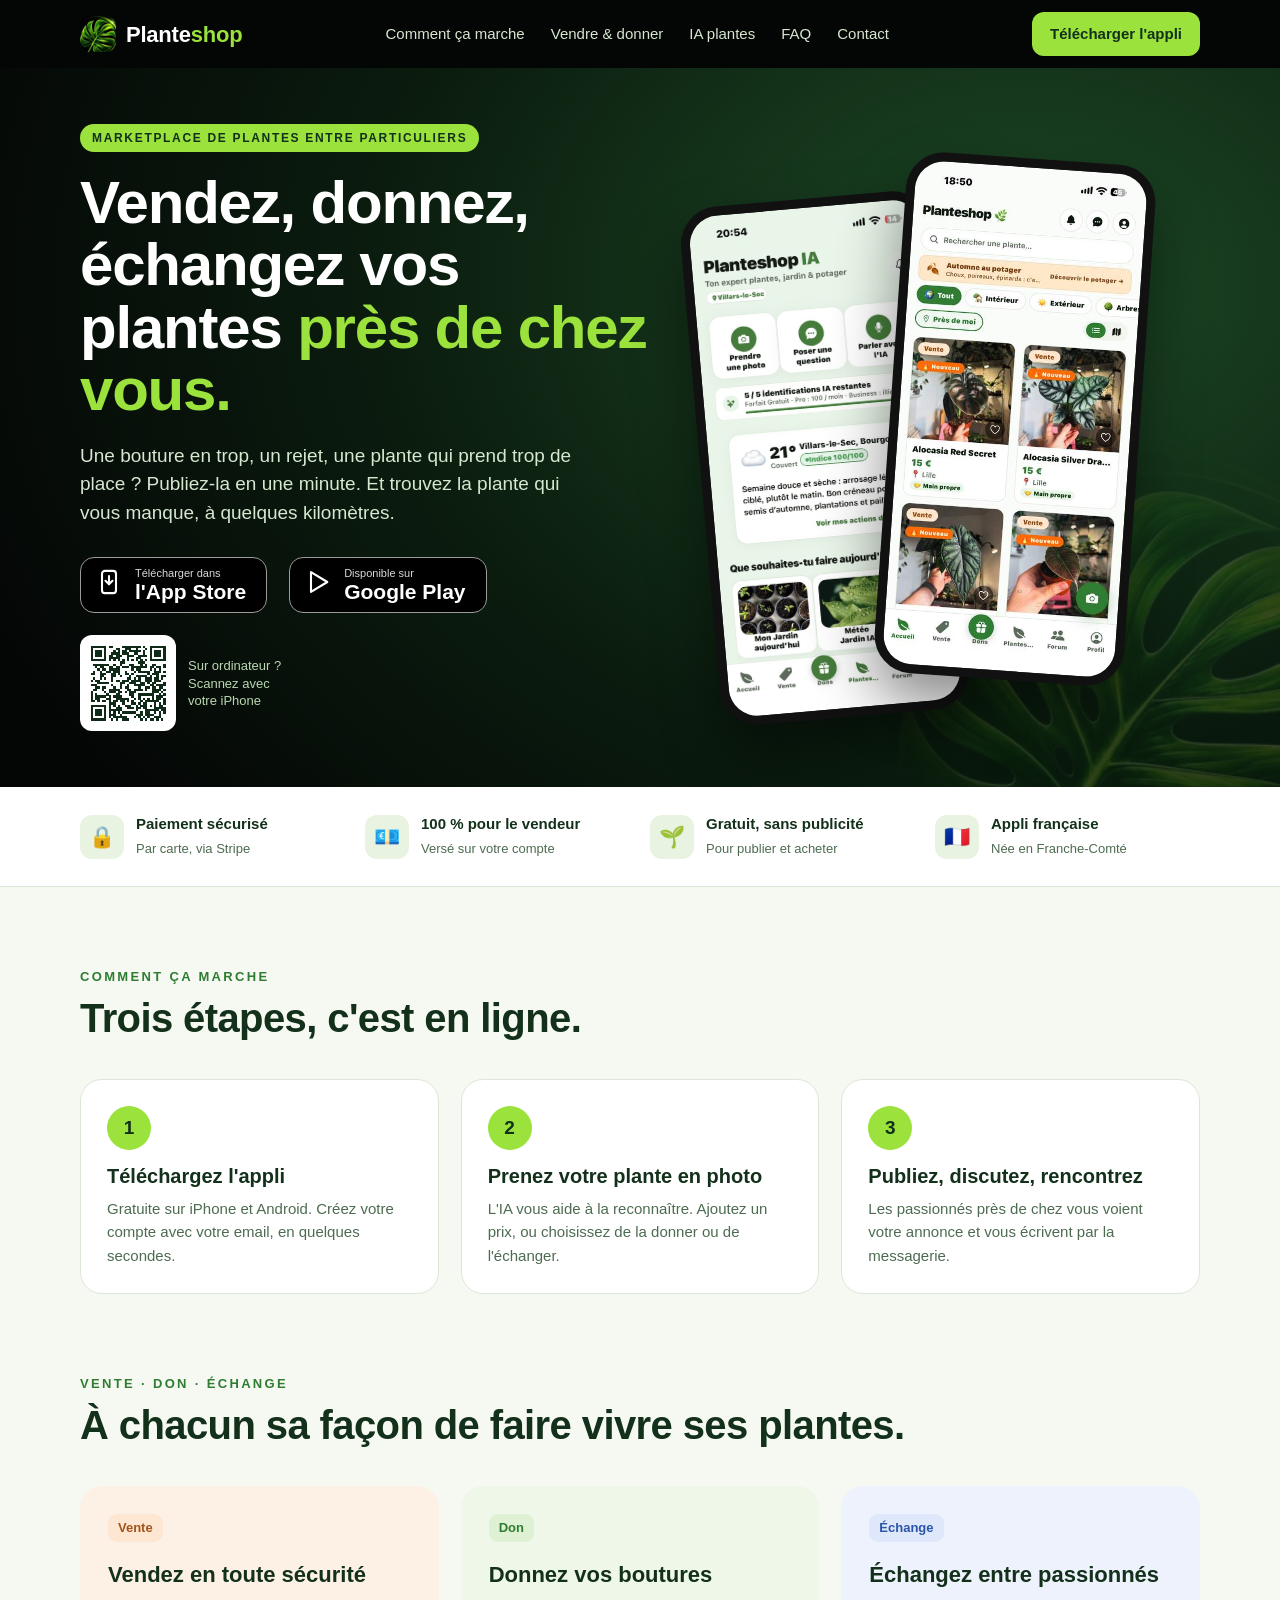
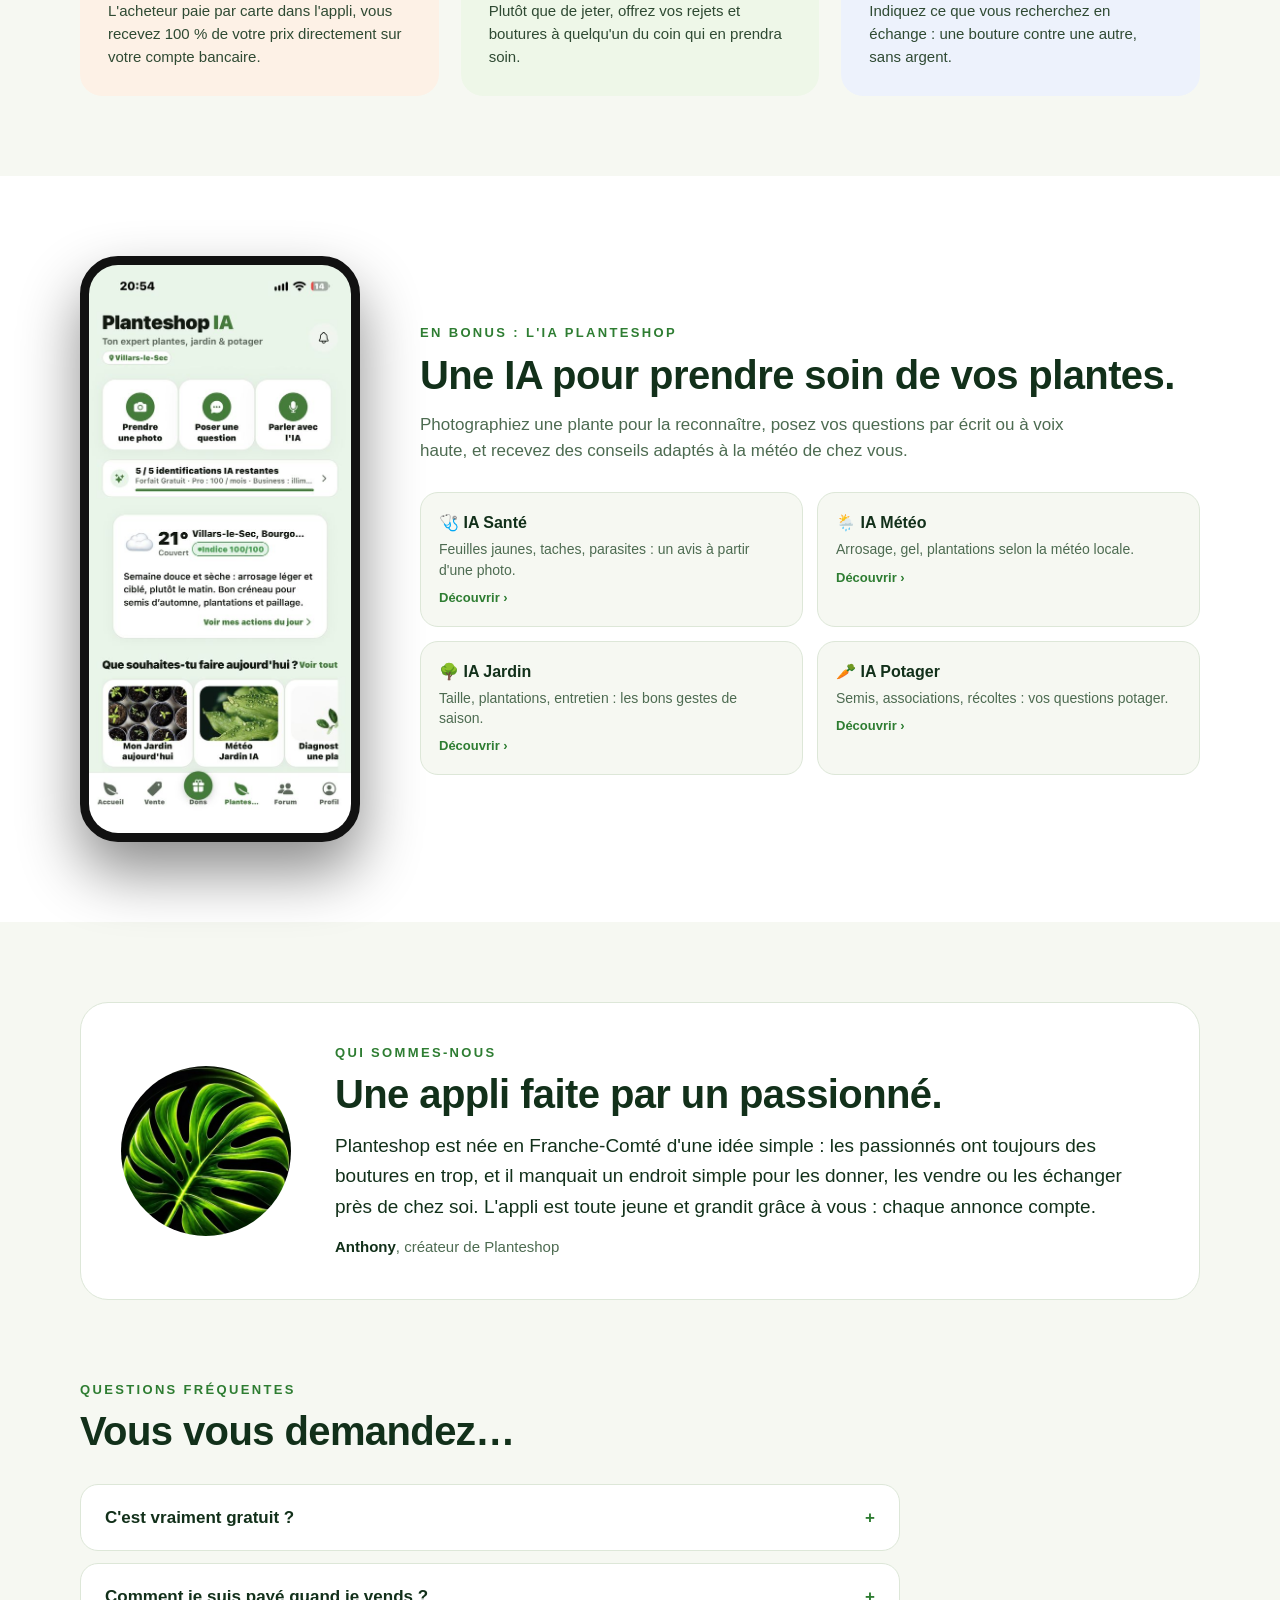
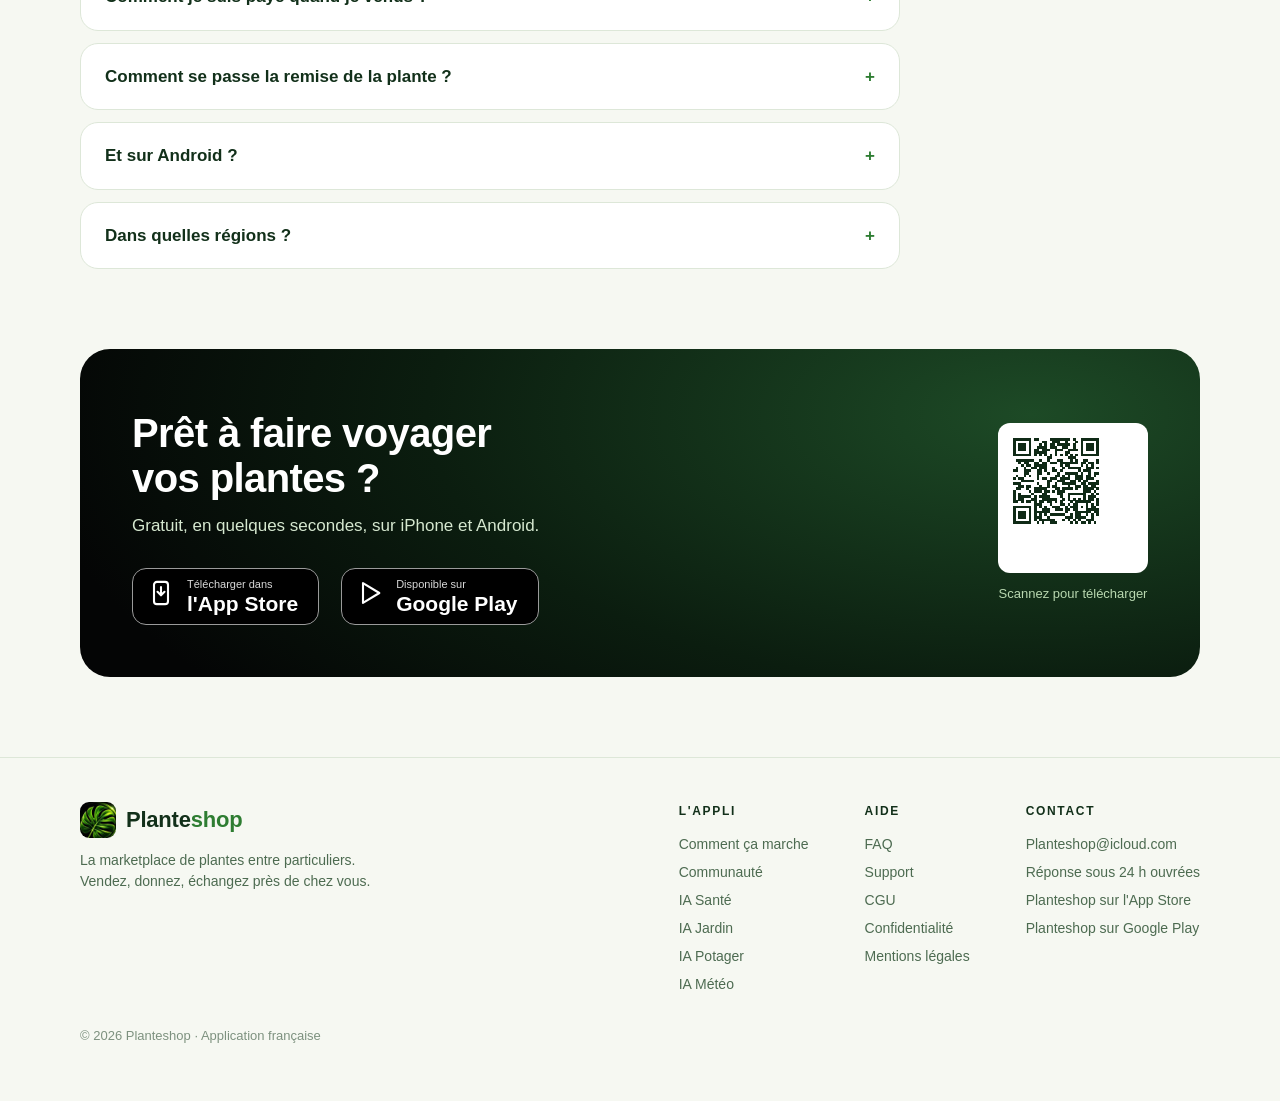
<file: index.html>
<!doctype html>
<html lang="fr"><head>
<meta charset="utf-8">
<meta name="viewport" content="width=device-width, initial-scale=1">
<title>Planteshop — Vendez, donnez, échangez vos plantes près de chez vous</title>
<meta name="description" content="Planteshop, la marketplace de plantes entre particuliers : vendez, donnez et échangez boutures et plantes près de chez vous. Paiement sécurisé, IA pour reconnaître et soigner vos plantes. Gratuit sur iPhone et Android.">
<meta name="robots" content="index, follow, max-image-preview:large">
<link rel="canonical" href="https://planteshop.app/">
<meta property="og:type" content="website">
<meta property="og:site_name" content="Planteshop">
<meta property="og:title" content="Planteshop — Vendez, donnez, échangez vos plantes près de chez vous">
<meta property="og:description" content="Planteshop, la marketplace de plantes entre particuliers : vendez, donnez et échangez boutures et plantes près de chez vous. Paiement sécurisé, IA pour reconnaître et soigner vos plantes. Gratuit sur iPhone et Android.">
<meta property="og:url" content="https://planteshop.app/">
<meta property="og:image" content="https://planteshop.app/ecran-annonces.jpg">
<meta property="og:locale" content="fr_FR">
<meta name="twitter:card" content="summary_large_image">
<meta name="apple-itunes-app" content="app-id=6787211632">
<meta name="theme-color" content="#040505">
<link rel="icon" type="image/png" href="/favicon.png">
<link rel="apple-touch-icon" href="/apple-touch-icon.png">
<link rel="stylesheet" href="/style.css">
<script type="application/ld+json">{"@context": "https://schema.org", "@graph": [{"@type": "Organization", "@id": "https://planteshop.app/#org", "name": "Planteshop", "url": "https://planteshop.app/", "logo": "https://planteshop.app/apple-touch-icon.png", "email": "Planteshop@icloud.com"}, {"@type": "WebSite", "@id": "https://planteshop.app/#site", "name": "Planteshop", "url": "https://planteshop.app/", "inLanguage": "fr-FR", "publisher": {"@id": "https://planteshop.app/#org"}}, {"@type": "MobileApplication", "name": "Planteshop", "operatingSystem": "iOS, Android", "applicationCategory": "ShoppingApplication", "url": "https://apps.apple.com/fr/app/id6787211632", "offers": {"@type": "Offer", "price": "0", "priceCurrency": "EUR"}}, {"@type": "FAQPage", "mainEntity": [{"@type": "Question", "name": "C'est vraiment gratuit ?", "acceptedAnswer": {"@type": "Answer", "text": "Oui. Télécharger l'appli, publier une annonce, donner ou échanger est gratuit. Aucune commission sur vos ventes : c'est l'acheteur qui paie une petite protection acheteur (5 % + 0,70 €) quand il achète une plante."}}, {"@type": "Question", "name": "Comment je suis payé quand je vends ?", "acceptedAnswer": {"@type": "Answer", "text": "L'acheteur paie par carte dans l'appli. Vous recevez 100 % du prix que vous avez fixé, directement sur votre compte, via notre partenaire de paiement Stripe. L'acheteur paie une petite protection acheteur (5 % + 0,70 €), affichée avant le paiement."}}, {"@type": "Question", "name": "Comment se passe la remise de la plante ?", "acceptedAnswer": {"@type": "Answer", "text": "Vendeur et acheteur s'organisent via la messagerie de l'appli : en main propre, puisque les annonces sont près de chez vous, ou par envoi suivi avec paiement sécurisé."}}, {"@type": "Question", "name": "Et sur Android ?", "acceptedAnswer": {"@type": "Answer", "text": "Planteshop est disponible gratuitement sur Google Play pour Android, comme sur l'App Store pour iPhone."}}, {"@type": "Question", "name": "Dans quelles régions ?", "acceptedAnswer": {"@type": "Answer", "text": "Partout en France, ainsi qu'en Belgique, au Luxembourg, en Suisse, en Allemagne, en Autriche et au Canada. Le filtre « Près de moi » affiche les annonces autour de vous."}}]}]}</script>
</head><body>
<header class="top"><div class="wrap">
  <a class="brand" href="/"><img src="/logo.jpg" alt="" width="36" height="36"><span>Plante<span class="lime">shop</span></span></a>
  <ul class="menu"><li><a href="/#comment">Comment ça marche</a></li><li><a href="/#vendre">Vendre &amp; donner</a></li><li><a href="/#ia">IA plantes</a></li><li><a href="/#faq">FAQ</a></li><li><a href="/support">Contact</a></li></ul>
  <a class="btn" href="https://apps.apple.com/fr/app/id6787211632" rel="noopener">Télécharger l'appli</a>
</div></header>
<main>
<div class="hero"><img class="leaf" src="/feuille.jpg" alt=""><div class="wrap">
  <div class="txt">
    <span class="kick">Marketplace de plantes entre particuliers</span>
    <h1>Vendez, donnez, échangez vos plantes <span class="lime">près de chez vous.</span></h1>
    <p class="sub">Une bouture en trop, un rejet, une plante qui prend trop de place ? Publiez-la en une minute. Et trouvez la plante qui vous manque, à quelques kilomètres.</p>
    <div class="ctas"><a class="store" href="https://apps.apple.com/fr/app/id6787211632" rel="noopener"><span><svg viewBox="0 0 24 24" fill="none" stroke="#fff" stroke-width="1.8" stroke-linecap="round" stroke-linejoin="round" aria-hidden="true"><rect x="6" y="2.5" width="12" height="19" rx="2.5"/><path d="M12 7v7m-3-3 3 3 3-3"/></svg></span><span><small>Télécharger dans</small><b>l'App Store</b></span></a><a class="store" href="https://play.google.com/store/apps/details?id=com.plantshop.app" rel="noopener"><span><svg viewBox="0 0 24 24" fill="none" stroke="#fff" stroke-width="1.8" stroke-linejoin="round" aria-hidden="true"><path d="M6 3.5v17l14-8.5z"/></svg></span><span><small>Disponible sur</small><b>Google Play</b></span></a><div class="qr"><div class="q"><img src="/qr-app-store.svg" alt="QR code vers Planteshop sur l'App Store" width="96" height="96"></div><span>Sur ordinateur ?<br>Scannez avec<br>votre iPhone</span></div></div>
      </div>
  <div class="phones">
    <div class="phone p2"><img src="/ecran-ia.jpg" alt="Écran de l'IA Planteshop" width="540" height="1169"></div>
    <div class="phone p1"><img src="/ecran-annonces.jpg" alt="Annonces de plantes dans l'appli Planteshop" width="540" height="1169"></div>
  </div>
</div></div>

<div class="trust"><div class="wrap">
  <div class="t"><i>🔒</i><div><b>Paiement sécurisé</b><span>Par carte, via Stripe</span></div></div>
  <div class="t"><i>💶</i><div><b>100 % pour le vendeur</b><span>Versé sur votre compte</span></div></div>
  <div class="t"><i>🌱</i><div><b>Gratuit, sans publicité</b><span>Pour publier et acheter</span></div></div>
  <div class="t"><i>🇫🇷</i><div><b>Appli française</b><span>Née en Franche-Comté</span></div></div>
</div></div>

<section id="comment"><div class="wrap">
  <div class="eyebrow">Comment ça marche</div>
  <h2>Trois étapes, c'est en ligne.</h2>
  <div class="grid3">
    <div class="card"><div class="n">1</div><h3>Téléchargez l'appli</h3><p>Gratuite sur iPhone et Android. Créez votre compte avec votre email, en quelques secondes.</p></div>
    <div class="card"><div class="n">2</div><h3>Prenez votre plante en photo</h3><p>L'IA vous aide à la reconnaître. Ajoutez un prix, ou choisissez de la donner ou de l'échanger.</p></div>
    <div class="card"><div class="n">3</div><h3>Publiez, discutez, rencontrez</h3><p>Les passionnés près de chez vous voient votre annonce et vous écrivent par la messagerie.</p></div>
  </div>
</div></section>

<section id="vendre" class="tight"><div class="wrap">
  <div class="eyebrow">Vente · Don · Échange</div>
  <h2>À chacun sa façon de faire vivre ses plantes.</h2>
  <div class="grid3">
    <div class="m mv"><span class="tag">Vente</span><h3>Vendez en toute sécurité</h3><p>L'acheteur paie par carte dans l'appli, vous recevez 100 % de votre prix directement sur votre compte bancaire.</p></div>
    <div class="m md"><span class="tag">Don</span><h3>Donnez vos boutures</h3><p>Plutôt que de jeter, offrez vos rejets et boutures à quelqu'un du coin qui en prendra soin.</p></div>
    <div class="m me"><span class="tag">Échange</span><h3>Échangez entre passionnés</h3><p>Indiquez ce que vous recherchez en échange : une bouture contre une autre, sans argent.</p></div>
  </div>
</div></section>

<section id="ia" class="white"><div class="wrap split">
  <div class="phone"><img src="/ecran-ia.jpg" alt="L'IA Planteshop dans l'appli" width="540" height="1169" loading="lazy"></div>
  <div>
    <div class="eyebrow">En bonus : l'IA Planteshop</div>
    <h2>Une IA pour prendre soin de vos plantes.</h2>
    <p class="lead">Photographiez une plante pour la reconnaître, posez vos questions par écrit ou à voix haute, et recevez des conseils adaptés à la météo de chez vous.</p>
    <div class="tiles">
      <a class="tile" href="/ia-sante"><b>🩺 IA Santé</b><p>Feuilles jaunes, taches, parasites : un avis à partir d'une photo.</p><div class="more">Découvrir ›</div></a>
      <a class="tile" href="/ia-meteo"><b>🌦️ IA Météo</b><p>Arrosage, gel, plantations selon la météo locale.</p><div class="more">Découvrir ›</div></a>
      <a class="tile" href="/ia-jardin"><b>🌳 IA Jardin</b><p>Taille, plantations, entretien : les bons gestes de saison.</p><div class="more">Découvrir ›</div></a>
      <a class="tile" href="/ia-potager"><b>🥕 IA Potager</b><p>Semis, associations, récoltes : vos questions potager.</p><div class="more">Découvrir ›</div></a>
    </div>
  </div>
</div></section>

<section><div class="wrap"><div class="about">
  <div class="avatar"><img src="/feuille.jpg" alt=""></div>
  <div>
    <div class="eyebrow">Qui sommes-nous</div>
    <h2>Une appli faite par un passionné.</h2>
    <p class="q">Planteshop est née en Franche-Comté d'une idée simple : les passionnés ont toujours des boutures en trop, et il manquait un endroit simple pour les donner, les vendre ou les échanger près de chez soi. L'appli est toute jeune et grandit grâce à vous : chaque annonce compte.</p>
    <div class="sig"><b style="color:var(--ink)">Anthony</b>, créateur de Planteshop</div>
  </div>
</div></div></section>

<section id="faq" class="tight"><div class="wrap">
  <div class="eyebrow">Questions fréquentes</div>
  <h2>Vous vous demandez…</h2>
  <div class="faq"><details><summary>C'est vraiment gratuit ?</summary><p>Oui. Télécharger l'appli, publier une annonce, donner ou échanger est gratuit. Aucune commission sur vos ventes : c'est l'acheteur qui paie une petite protection acheteur (5 % + 0,70 €) quand il achète une plante.</p></details><details><summary>Comment je suis payé quand je vends ?</summary><p>L'acheteur paie par carte dans l'appli. Vous recevez 100 % du prix que vous avez fixé, directement sur votre compte, via notre partenaire de paiement Stripe. L'acheteur paie une petite protection acheteur (5 % + 0,70 €), affichée avant le paiement.</p></details><details><summary>Comment se passe la remise de la plante ?</summary><p>Vendeur et acheteur s'organisent via la messagerie de l'appli : en main propre, puisque les annonces sont près de chez vous, ou par envoi suivi avec paiement sécurisé.</p></details><details><summary>Et sur Android ?</summary><p>Planteshop est disponible gratuitement sur Google Play pour Android, comme sur l'App Store pour iPhone.</p></details><details><summary>Dans quelles régions ?</summary><p>Partout en France, ainsi qu'en Belgique, au Luxembourg, en Suisse, en Allemagne, en Autriche et au Canada. Le filtre « Près de moi » affiche les annonces autour de vous.</p></details></div>
</div></section>

<section class="tight"><div class="wrap"><div class="final">
  <div><h2>Prêt à faire voyager<br>vos plantes ?</h2><p>Gratuit, en quelques secondes, sur iPhone et Android.</p><div class="ctas"><a class="store" href="https://apps.apple.com/fr/app/id6787211632" rel="noopener"><span><svg viewBox="0 0 24 24" fill="none" stroke="#fff" stroke-width="1.8" stroke-linecap="round" stroke-linejoin="round" aria-hidden="true"><rect x="6" y="2.5" width="12" height="19" rx="2.5"/><path d="M12 7v7m-3-3 3 3 3-3"/></svg></span><span><small>Télécharger dans</small><b>l'App Store</b></span></a><a class="store" href="https://play.google.com/store/apps/details?id=com.plantshop.app" rel="noopener"><span><svg viewBox="0 0 24 24" fill="none" stroke="#fff" stroke-width="1.8" stroke-linejoin="round" aria-hidden="true"><path d="M6 3.5v17l14-8.5z"/></svg></span><span><small>Disponible sur</small><b>Google Play</b></span></a></div></div>
  <div class="qr"><div class="q"><img src="/qr-app-store.svg" alt="QR code vers Planteshop sur l'App Store" width="96" height="96"></div><span>Scannez pour télécharger</span></div>
</div></div></section>
</main>
<footer><div class="wrap">
  <div><a class="brand" href="/"><img src="/logo.jpg" alt="" width="36" height="36"><span>Plante<span class="g">shop</span></span></a>
  <p style="margin-top:12px;max-width:320px">La marketplace de plantes entre particuliers. Vendez, donnez, échangez près de chez vous.</p></div>
  <div class="cols">
    <div><h4>L'appli</h4><ul><li><a href="/#comment">Comment ça marche</a></li><li><a href="/communaute">Communauté</a></li><li><a href="/ia-sante">IA Santé</a></li><li><a href="/ia-jardin">IA Jardin</a></li><li><a href="/ia-potager">IA Potager</a></li><li><a href="/ia-meteo">IA Météo</a></li></ul></div>
    <div><h4>Aide</h4><ul><li><a href="/#faq">FAQ</a></li><li><a href="/support">Support</a></li><li><a href="/cgu">CGU</a></li><li><a href="/confidentialite">Confidentialité</a></li><li><a href="/mentions-legales">Mentions légales</a></li></ul></div>
    <div><h4>Contact</h4><ul><li><a href="mailto:Planteshop@icloud.com">Planteshop@icloud.com</a></li><li>Réponse sous 24 h ouvrées</li><li><a href="https://apps.apple.com/fr/app/id6787211632" rel="noopener">Planteshop sur l'App Store</a></li><li><a href="https://play.google.com/store/apps/details?id=com.plantshop.app" rel="noopener">Planteshop sur Google Play</a></li></ul></div>
  </div>
</div><div class="copy">© 2026 Planteshop · Application française</div></footer>
<script>if(/Android/i.test(navigator.userAgent))document.querySelectorAll('a[href^="https://apps.apple.com"]:not(.store)').forEach(function(a){a.href="https://play.google.com/store/apps/details?id=com.plantshop.app"});</script>
</body></html>
</file>
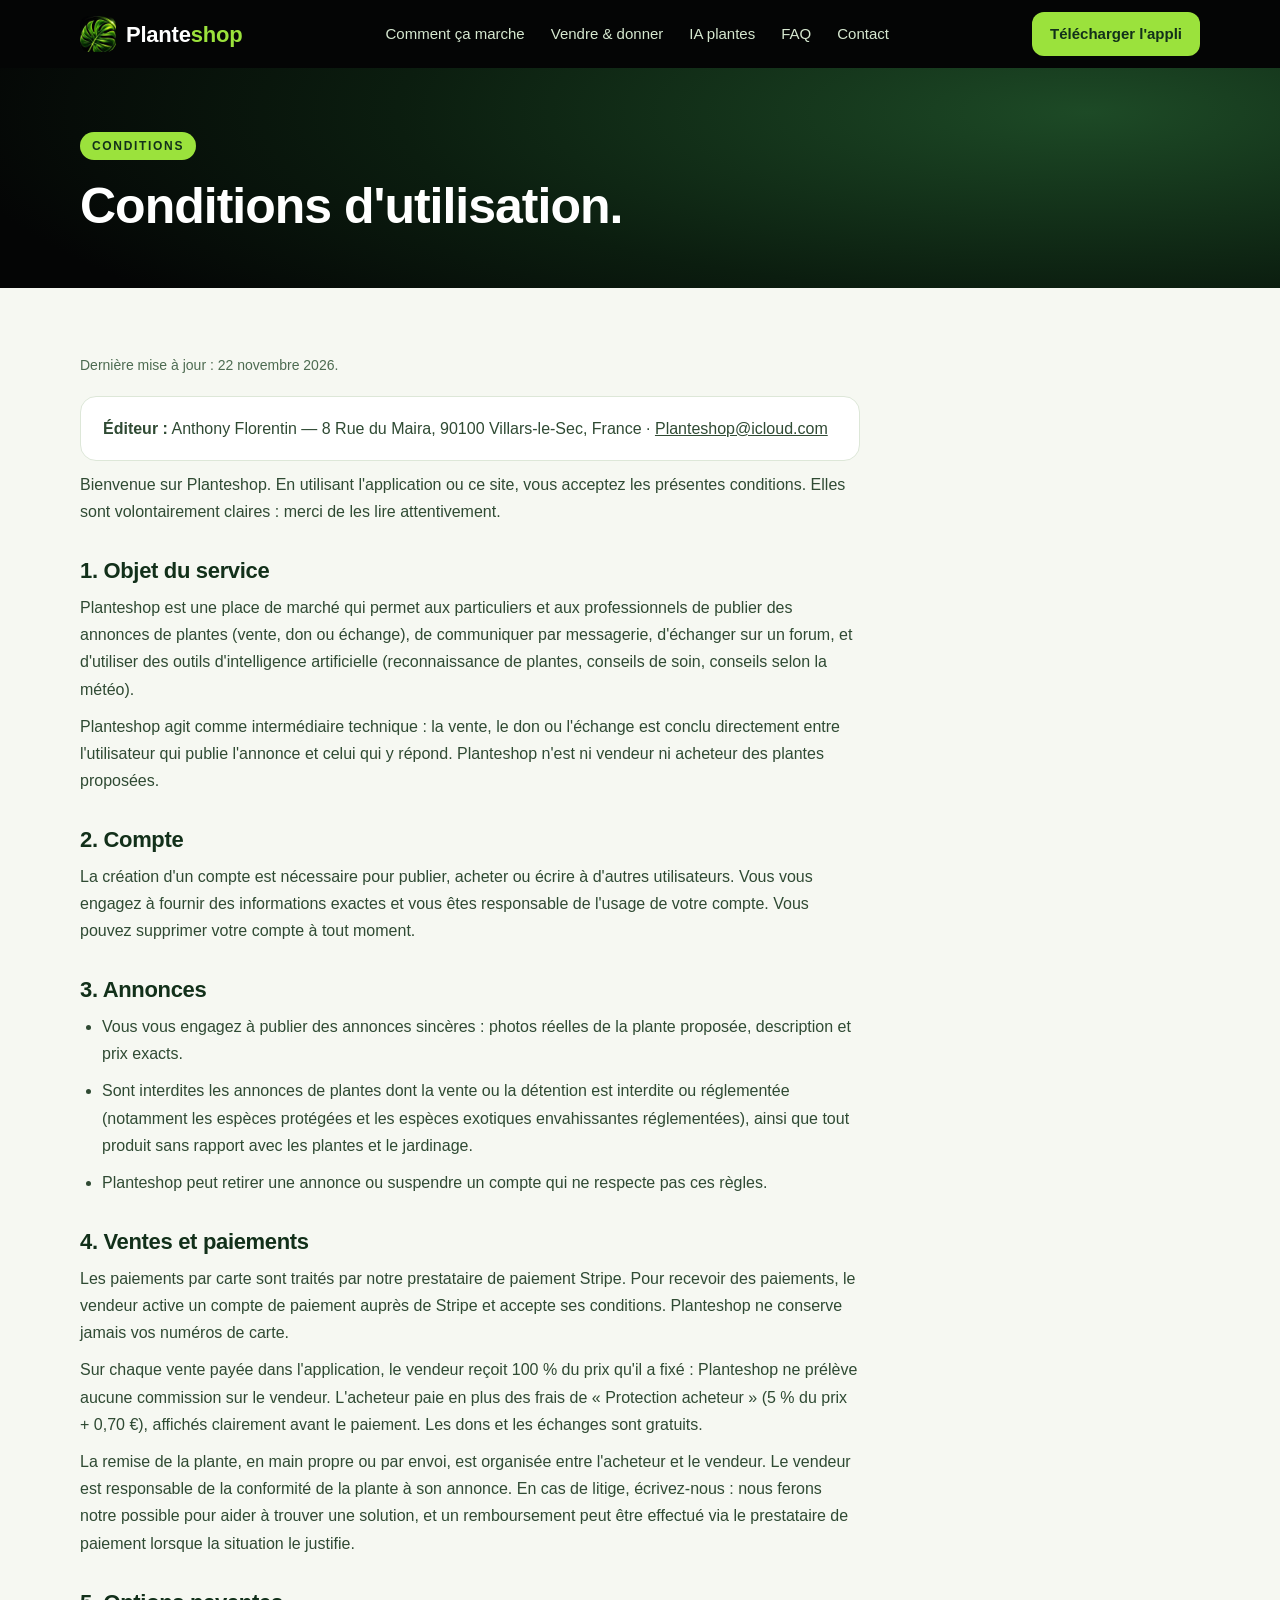
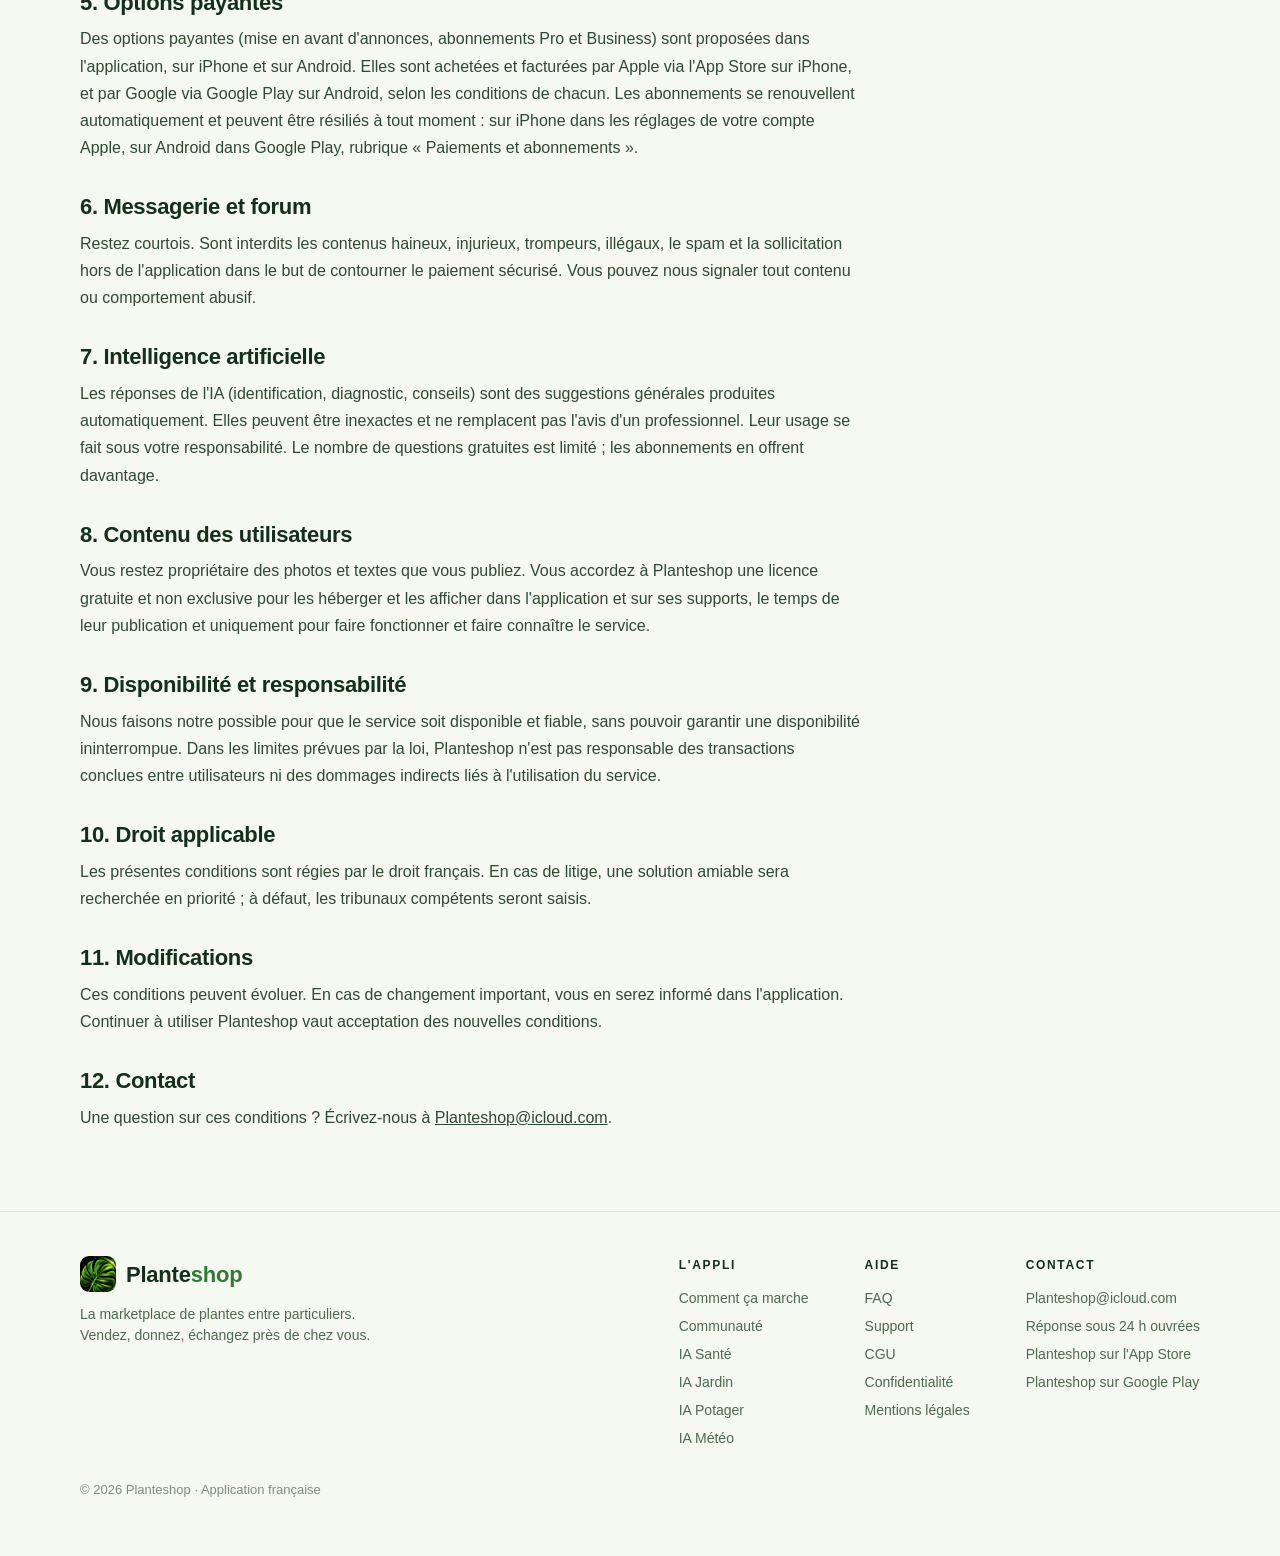
<file: cgu.html>
<!doctype html>
<html lang="fr"><head>
<meta charset="utf-8">
<meta name="viewport" content="width=device-width, initial-scale=1">
<title>Conditions d'utilisation · Planteshop</title>
<meta name="description" content="Conditions générales d'utilisation de Planteshop, la marketplace de plantes entre particuliers : annonces, ventes, dons, échanges, paiements et IA.">
<meta name="robots" content="index, follow, max-image-preview:large">
<link rel="canonical" href="https://planteshop.app/cgu">
<meta property="og:type" content="website">
<meta property="og:site_name" content="Planteshop">
<meta property="og:title" content="Conditions d'utilisation · Planteshop">
<meta property="og:description" content="Conditions générales d'utilisation de Planteshop, la marketplace de plantes entre particuliers : annonces, ventes, dons, échanges, paiements et IA.">
<meta property="og:url" content="https://planteshop.app/cgu">
<meta property="og:image" content="https://planteshop.app/ecran-annonces.jpg">
<meta property="og:locale" content="fr_FR">
<meta name="twitter:card" content="summary_large_image">
<meta name="apple-itunes-app" content="app-id=6787211632">
<meta name="theme-color" content="#040505">
<link rel="icon" type="image/png" href="/favicon.png">
<link rel="apple-touch-icon" href="/apple-touch-icon.png">
<link rel="stylesheet" href="/style.css">
</head><body>
<header class="top"><div class="wrap">
  <a class="brand" href="/"><img src="/logo.jpg" alt="" width="36" height="36"><span>Plante<span class="lime">shop</span></span></a>
  <ul class="menu"><li><a href="/#comment">Comment ça marche</a></li><li><a href="/#vendre">Vendre &amp; donner</a></li><li><a href="/#ia">IA plantes</a></li><li><a href="/#faq">FAQ</a></li><li><a href="/support">Contact</a></li></ul>
  <a class="btn" href="https://apps.apple.com/fr/app/id6787211632" rel="noopener">Télécharger l'appli</a>
</div></header>
<main>
<div class="phero"><div class="wrap"><span class="kick">Conditions</span><h1>Conditions d'utilisation.</h1></div></div>
<div class="wrap"><div class="prose">
<p class="meta">Dernière mise à jour : 22 novembre 2026.</p>
<div class="box"><p style="margin:0"><b>Éditeur :</b> Anthony Florentin — 8 Rue du Maira, 90100 Villars-le-Sec, France · <a href="mailto:Planteshop@icloud.com">Planteshop@icloud.com</a></p></div>
<p>Bienvenue sur Planteshop. En utilisant l'application ou ce site, vous acceptez les présentes conditions. Elles sont volontairement claires : merci de les lire attentivement.</p>
<h2>1. Objet du service</h2>
<p>Planteshop est une place de marché qui permet aux particuliers et aux professionnels de publier des annonces de plantes (vente, don ou échange), de communiquer par messagerie, d'échanger sur un forum, et d'utiliser des outils d'intelligence artificielle (reconnaissance de plantes, conseils de soin, conseils selon la météo).</p>
<p>Planteshop agit comme intermédiaire technique : la vente, le don ou l'échange est conclu directement entre l'utilisateur qui publie l'annonce et celui qui y répond. Planteshop n'est ni vendeur ni acheteur des plantes proposées.</p>
<h2>2. Compte</h2>
<p>La création d'un compte est nécessaire pour publier, acheter ou écrire à d'autres utilisateurs. Vous vous engagez à fournir des informations exactes et vous êtes responsable de l'usage de votre compte. Vous pouvez supprimer votre compte à tout moment.</p>
<h2>3. Annonces</h2>
<ul>
<li>Vous vous engagez à publier des annonces sincères : photos réelles de la plante proposée, description et prix exacts.</li>
<li>Sont interdites les annonces de plantes dont la vente ou la détention est interdite ou réglementée (notamment les espèces protégées et les espèces exotiques envahissantes réglementées), ainsi que tout produit sans rapport avec les plantes et le jardinage.</li>
<li>Planteshop peut retirer une annonce ou suspendre un compte qui ne respecte pas ces règles.</li>
</ul>
<h2>4. Ventes et paiements</h2>
<p>Les paiements par carte sont traités par notre prestataire de paiement Stripe. Pour recevoir des paiements, le vendeur active un compte de paiement auprès de Stripe et accepte ses conditions. Planteshop ne conserve jamais vos numéros de carte.</p>
<p>Sur chaque vente payée dans l'application, le vendeur reçoit 100 % du prix qu'il a fixé : Planteshop ne prélève aucune commission sur le vendeur. L'acheteur paie en plus des frais de « Protection acheteur » (5 % du prix + 0,70 €), affichés clairement avant le paiement. Les dons et les échanges sont gratuits.</p>
<p>La remise de la plante, en main propre ou par envoi, est organisée entre l'acheteur et le vendeur. Le vendeur est responsable de la conformité de la plante à son annonce. En cas de litige, écrivez-nous : nous ferons notre possible pour aider à trouver une solution, et un remboursement peut être effectué via le prestataire de paiement lorsque la situation le justifie.</p>
<h2>5. Options payantes</h2>
<p>Des options payantes (mise en avant d'annonces, abonnements Pro et Business) sont proposées dans l'application, sur iPhone et sur Android. Elles sont achetées et facturées par Apple via l'App Store sur iPhone, et par Google via Google Play sur Android, selon les conditions de chacun. Les abonnements se renouvellent automatiquement et peuvent être résiliés à tout moment : sur iPhone dans les réglages de votre compte Apple, sur Android dans Google Play, rubrique « Paiements et abonnements ».</p>
<h2>6. Messagerie et forum</h2>
<p>Restez courtois. Sont interdits les contenus haineux, injurieux, trompeurs, illégaux, le spam et la sollicitation hors de l'application dans le but de contourner le paiement sécurisé. Vous pouvez nous signaler tout contenu ou comportement abusif.</p>
<h2>7. Intelligence artificielle</h2>
<p>Les réponses de l'IA (identification, diagnostic, conseils) sont des suggestions générales produites automatiquement. Elles peuvent être inexactes et ne remplacent pas l'avis d'un professionnel. Leur usage se fait sous votre responsabilité. Le nombre de questions gratuites est limité ; les abonnements en offrent davantage.</p>
<h2>8. Contenu des utilisateurs</h2>
<p>Vous restez propriétaire des photos et textes que vous publiez. Vous accordez à Planteshop une licence gratuite et non exclusive pour les héberger et les afficher dans l'application et sur ses supports, le temps de leur publication et uniquement pour faire fonctionner et faire connaître le service.</p>
<h2>9. Disponibilité et responsabilité</h2>
<p>Nous faisons notre possible pour que le service soit disponible et fiable, sans pouvoir garantir une disponibilité ininterrompue. Dans les limites prévues par la loi, Planteshop n'est pas responsable des transactions conclues entre utilisateurs ni des dommages indirects liés à l'utilisation du service.</p>
<h2>10. Droit applicable</h2>
<p>Les présentes conditions sont régies par le droit français. En cas de litige, une solution amiable sera recherchée en priorité ; à défaut, les tribunaux compétents seront saisis.</p>
<h2>11. Modifications</h2>
<p>Ces conditions peuvent évoluer. En cas de changement important, vous en serez informé dans l'application. Continuer à utiliser Planteshop vaut acceptation des nouvelles conditions.</p>
<h2>12. Contact</h2>
<p>Une question sur ces conditions ? Écrivez-nous à <a href="mailto:Planteshop@icloud.com">Planteshop@icloud.com</a>.</p></div></div>
</main>
<footer><div class="wrap">
  <div><a class="brand" href="/"><img src="/logo.jpg" alt="" width="36" height="36"><span>Plante<span class="g">shop</span></span></a>
  <p style="margin-top:12px;max-width:320px">La marketplace de plantes entre particuliers. Vendez, donnez, échangez près de chez vous.</p></div>
  <div class="cols">
    <div><h4>L'appli</h4><ul><li><a href="/#comment">Comment ça marche</a></li><li><a href="/communaute">Communauté</a></li><li><a href="/ia-sante">IA Santé</a></li><li><a href="/ia-jardin">IA Jardin</a></li><li><a href="/ia-potager">IA Potager</a></li><li><a href="/ia-meteo">IA Météo</a></li></ul></div>
    <div><h4>Aide</h4><ul><li><a href="/#faq">FAQ</a></li><li><a href="/support">Support</a></li><li><a href="/cgu">CGU</a></li><li><a href="/confidentialite">Confidentialité</a></li><li><a href="/mentions-legales">Mentions légales</a></li></ul></div>
    <div><h4>Contact</h4><ul><li><a href="mailto:Planteshop@icloud.com">Planteshop@icloud.com</a></li><li>Réponse sous 24 h ouvrées</li><li><a href="https://apps.apple.com/fr/app/id6787211632" rel="noopener">Planteshop sur l'App Store</a></li><li><a href="https://play.google.com/store/apps/details?id=com.plantshop.app" rel="noopener">Planteshop sur Google Play</a></li></ul></div>
  </div>
</div><div class="copy">© 2026 Planteshop · Application française</div></footer>
<script>if(/Android/i.test(navigator.userAgent))document.querySelectorAll('a[href^="https://apps.apple.com"]:not(.store)').forEach(function(a){a.href="https://play.google.com/store/apps/details?id=com.plantshop.app"});</script>
</body></html>
</file>
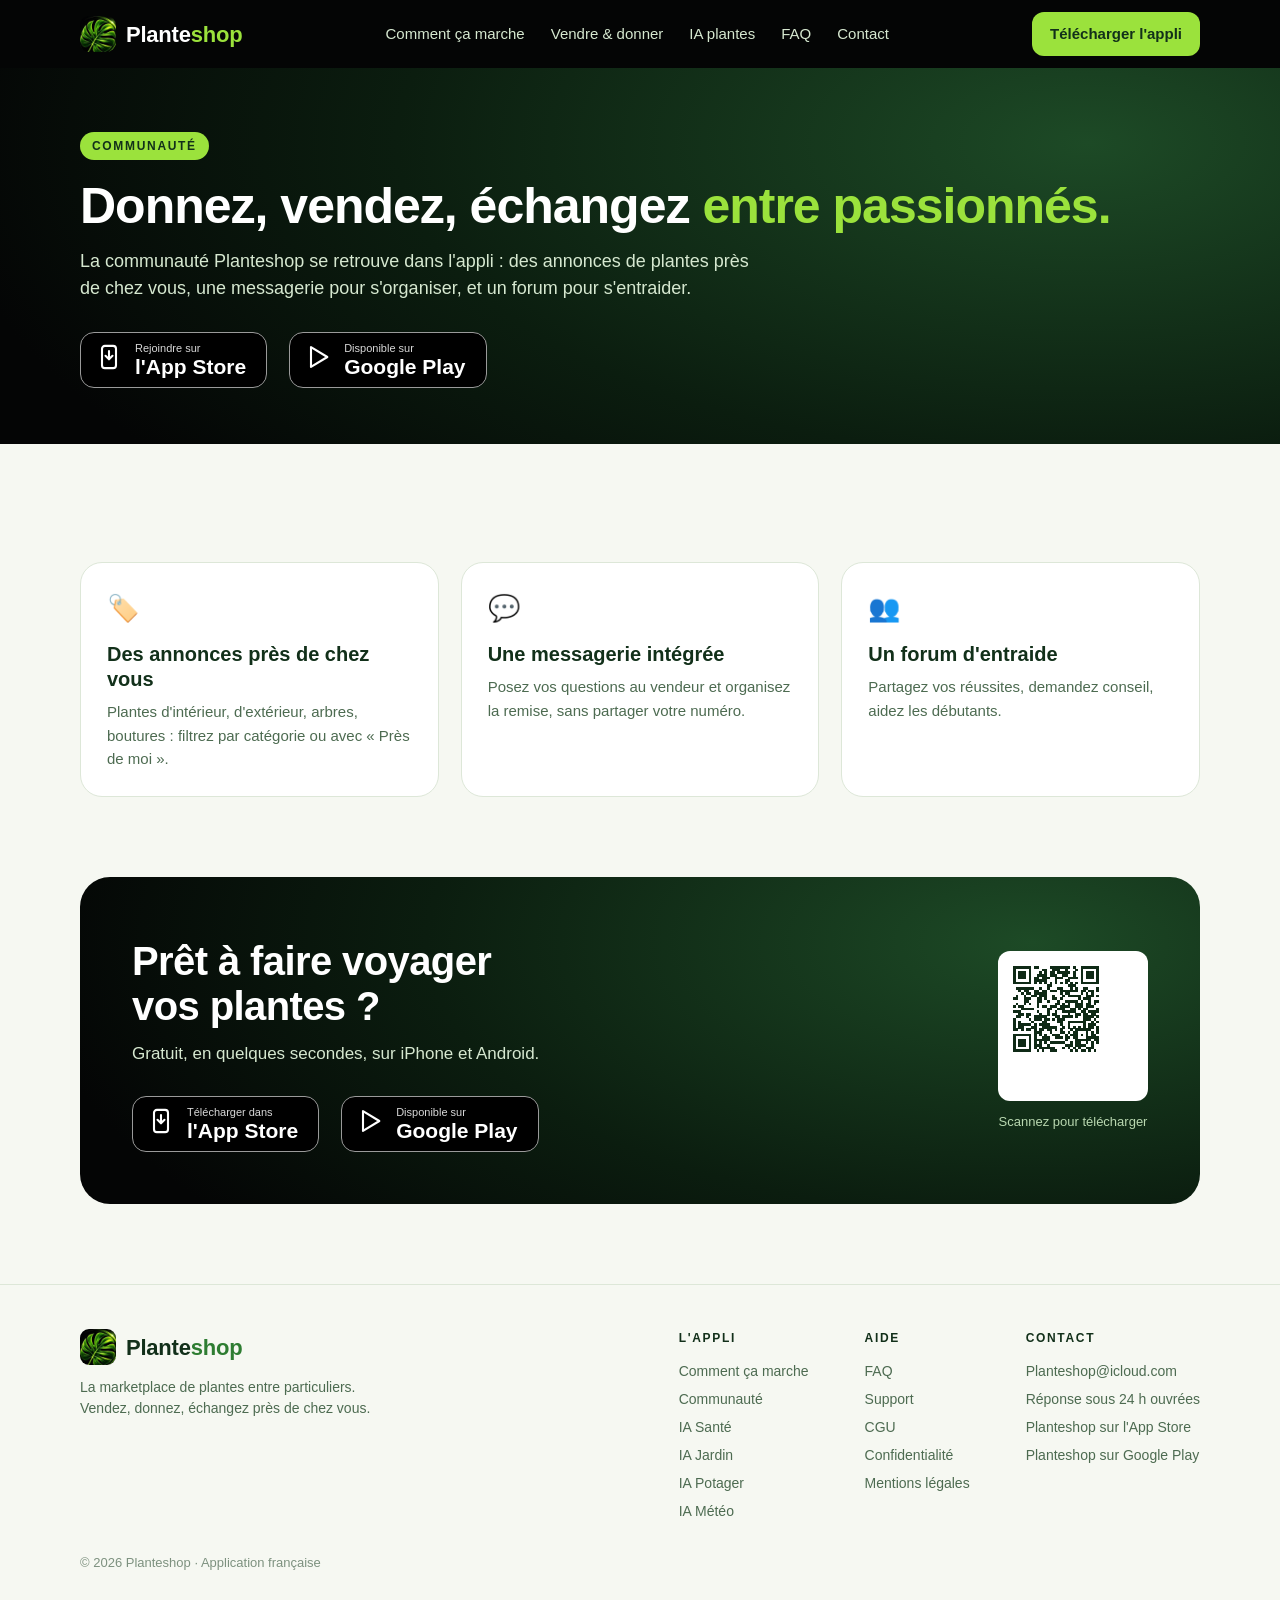
<file: communaute.html>
<!doctype html>
<html lang="fr"><head>
<meta charset="utf-8">
<meta name="viewport" content="width=device-width, initial-scale=1">
<title>Communauté — Donnez, vendez, échangez vos plantes · Planteshop</title>
<meta name="description" content="La communauté Planteshop : annonces de plantes près de chez vous, messagerie et forum d'entraide entre passionnés de plantes.">
<meta name="robots" content="index, follow, max-image-preview:large">
<link rel="canonical" href="https://planteshop.app/communaute">
<meta property="og:type" content="website">
<meta property="og:site_name" content="Planteshop">
<meta property="og:title" content="Communauté — Donnez, vendez, échangez vos plantes · Planteshop">
<meta property="og:description" content="La communauté Planteshop : annonces de plantes près de chez vous, messagerie et forum d'entraide entre passionnés de plantes.">
<meta property="og:url" content="https://planteshop.app/communaute">
<meta property="og:image" content="https://planteshop.app/ecran-annonces.jpg">
<meta property="og:locale" content="fr_FR">
<meta name="twitter:card" content="summary_large_image">
<meta name="apple-itunes-app" content="app-id=6787211632">
<meta name="theme-color" content="#040505">
<link rel="icon" type="image/png" href="/favicon.png">
<link rel="apple-touch-icon" href="/apple-touch-icon.png">
<link rel="stylesheet" href="/style.css">
</head><body>
<header class="top"><div class="wrap">
  <a class="brand" href="/"><img src="/logo.jpg" alt="" width="36" height="36"><span>Plante<span class="lime">shop</span></span></a>
  <ul class="menu"><li><a href="/#comment">Comment ça marche</a></li><li><a href="/#vendre">Vendre &amp; donner</a></li><li><a href="/#ia">IA plantes</a></li><li><a href="/#faq">FAQ</a></li><li><a href="/support">Contact</a></li></ul>
  <a class="btn" href="https://apps.apple.com/fr/app/id6787211632" rel="noopener">Télécharger l'appli</a>
</div></header>
<main>
<div class="phero"><div class="wrap">
  <span class="kick">Communauté</span>
  <h1>Donnez, vendez, échangez <span class="lime">entre passionnés.</span></h1>
  <p>La communauté Planteshop se retrouve dans l'appli : des annonces de plantes près de chez vous, une messagerie pour s'organiser, et un forum pour s'entraider.</p>
  <div class="ctas"><a class="store" href="https://apps.apple.com/fr/app/id6787211632" rel="noopener"><span><svg viewBox="0 0 24 24" fill="none" stroke="#fff" stroke-width="1.8" stroke-linecap="round" stroke-linejoin="round" aria-hidden="true"><rect x="6" y="2.5" width="12" height="19" rx="2.5"/><path d="M12 7v7m-3-3 3 3 3-3"/></svg></span><span><small>Rejoindre sur</small><b>l'App Store</b></span></a><a class="store" href="https://play.google.com/store/apps/details?id=com.plantshop.app" rel="noopener"><span><svg viewBox="0 0 24 24" fill="none" stroke="#fff" stroke-width="1.8" stroke-linejoin="round" aria-hidden="true"><path d="M6 3.5v17l14-8.5z"/></svg></span><span><small>Disponible sur</small><b>Google Play</b></span></a></div>
</div></div>
<section><div class="wrap"><div class="grid3">
  <div class="card"><div class="ico">🏷️</div><h3>Des annonces près de chez vous</h3><p>Plantes d'intérieur, d'extérieur, arbres, boutures : filtrez par catégorie ou avec « Près de moi ».</p></div>
  <div class="card"><div class="ico">💬</div><h3>Une messagerie intégrée</h3><p>Posez vos questions au vendeur et organisez la remise, sans partager votre numéro.</p></div>
  <div class="card"><div class="ico">👥</div><h3>Un forum d'entraide</h3><p>Partagez vos réussites, demandez conseil, aidez les débutants.</p></div>
</div></div></section>
<section class="tight"><div class="wrap"><div class="final">
  <div><h2>Prêt à faire voyager<br>vos plantes ?</h2><p>Gratuit, en quelques secondes, sur iPhone et Android.</p><div class="ctas"><a class="store" href="https://apps.apple.com/fr/app/id6787211632" rel="noopener"><span><svg viewBox="0 0 24 24" fill="none" stroke="#fff" stroke-width="1.8" stroke-linecap="round" stroke-linejoin="round" aria-hidden="true"><rect x="6" y="2.5" width="12" height="19" rx="2.5"/><path d="M12 7v7m-3-3 3 3 3-3"/></svg></span><span><small>Télécharger dans</small><b>l'App Store</b></span></a><a class="store" href="https://play.google.com/store/apps/details?id=com.plantshop.app" rel="noopener"><span><svg viewBox="0 0 24 24" fill="none" stroke="#fff" stroke-width="1.8" stroke-linejoin="round" aria-hidden="true"><path d="M6 3.5v17l14-8.5z"/></svg></span><span><small>Disponible sur</small><b>Google Play</b></span></a></div></div>
  <div class="qr"><div class="q"><img src="/qr-app-store.svg" alt="QR code vers Planteshop sur l'App Store" width="96" height="96"></div><span>Scannez pour télécharger</span></div>
</div></div></section>
</main>
<footer><div class="wrap">
  <div><a class="brand" href="/"><img src="/logo.jpg" alt="" width="36" height="36"><span>Plante<span class="g">shop</span></span></a>
  <p style="margin-top:12px;max-width:320px">La marketplace de plantes entre particuliers. Vendez, donnez, échangez près de chez vous.</p></div>
  <div class="cols">
    <div><h4>L'appli</h4><ul><li><a href="/#comment">Comment ça marche</a></li><li><a href="/communaute">Communauté</a></li><li><a href="/ia-sante">IA Santé</a></li><li><a href="/ia-jardin">IA Jardin</a></li><li><a href="/ia-potager">IA Potager</a></li><li><a href="/ia-meteo">IA Météo</a></li></ul></div>
    <div><h4>Aide</h4><ul><li><a href="/#faq">FAQ</a></li><li><a href="/support">Support</a></li><li><a href="/cgu">CGU</a></li><li><a href="/confidentialite">Confidentialité</a></li><li><a href="/mentions-legales">Mentions légales</a></li></ul></div>
    <div><h4>Contact</h4><ul><li><a href="mailto:Planteshop@icloud.com">Planteshop@icloud.com</a></li><li>Réponse sous 24 h ouvrées</li><li><a href="https://apps.apple.com/fr/app/id6787211632" rel="noopener">Planteshop sur l'App Store</a></li><li><a href="https://play.google.com/store/apps/details?id=com.plantshop.app" rel="noopener">Planteshop sur Google Play</a></li></ul></div>
  </div>
</div><div class="copy">© 2026 Planteshop · Application française</div></footer>
<script>if(/Android/i.test(navigator.userAgent))document.querySelectorAll('a[href^="https://apps.apple.com"]:not(.store)').forEach(function(a){a.href="https://play.google.com/store/apps/details?id=com.plantshop.app"});</script>
</body></html>
</file>
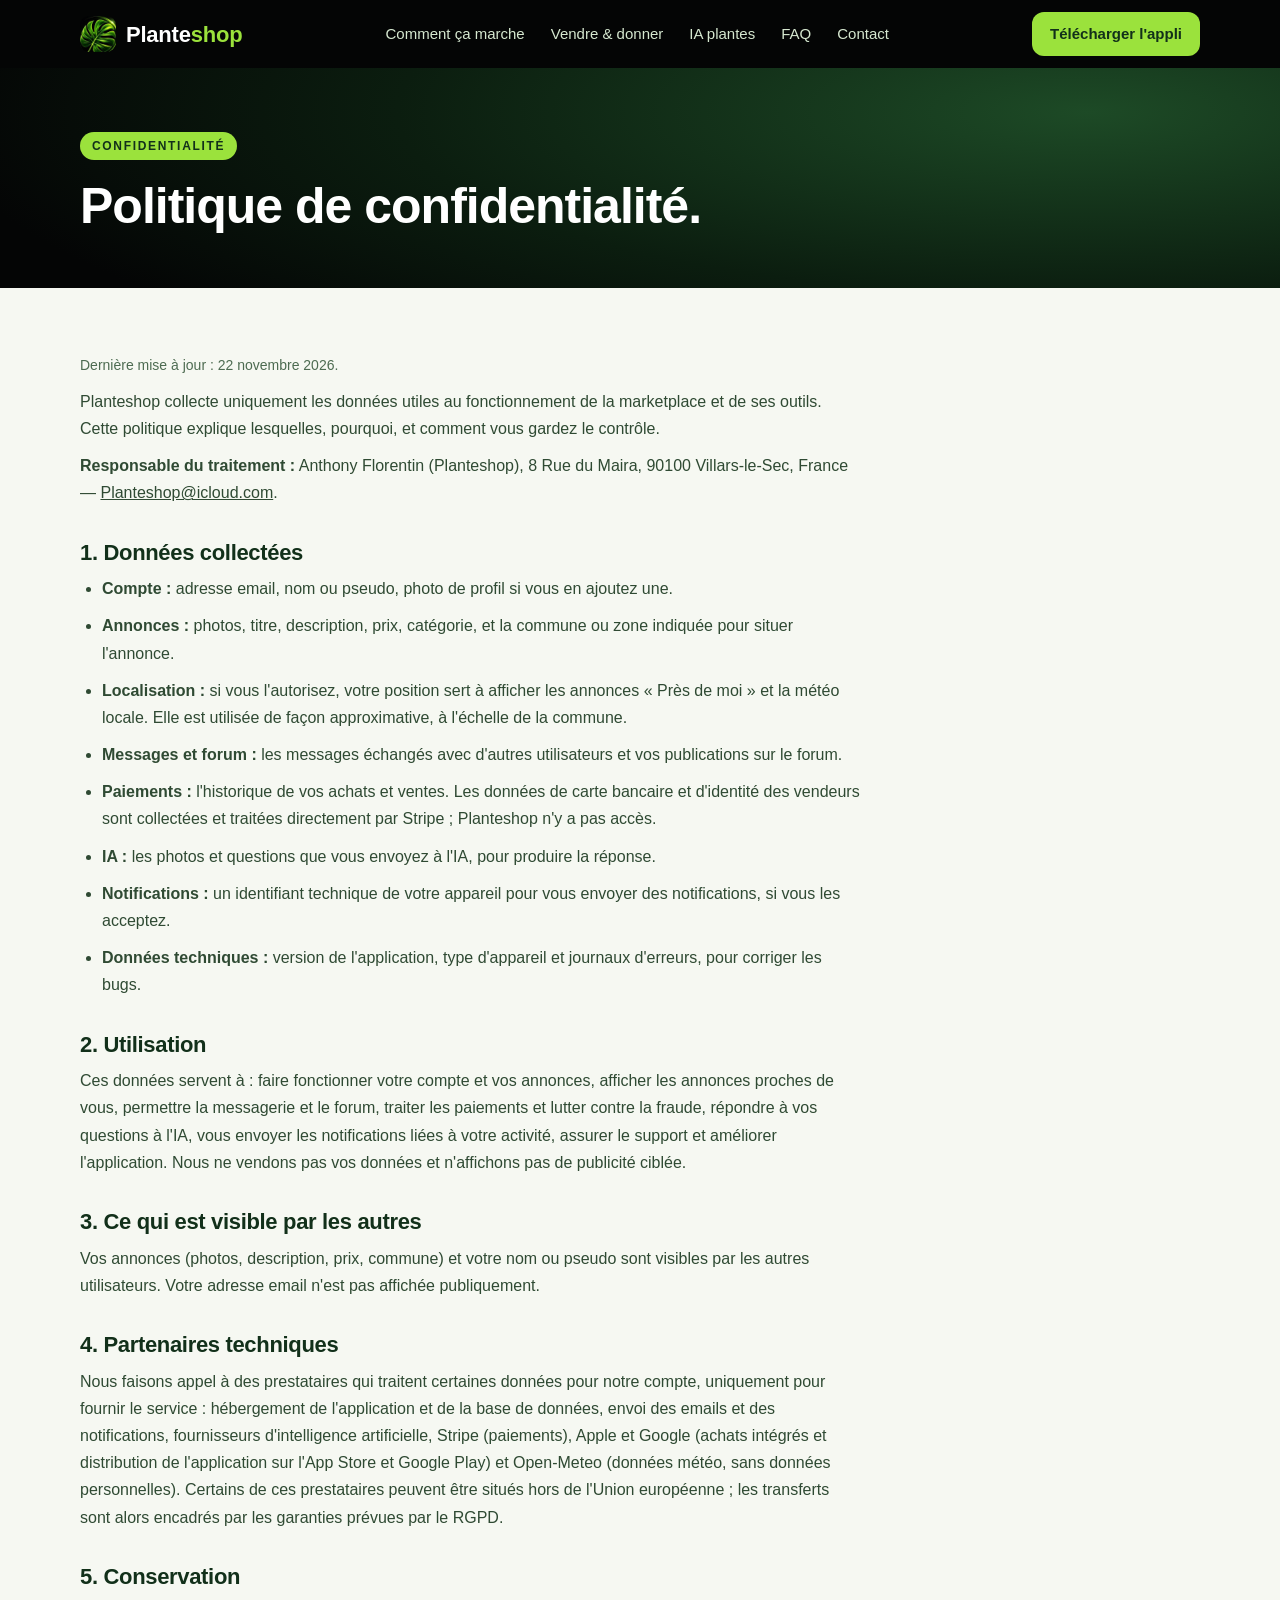
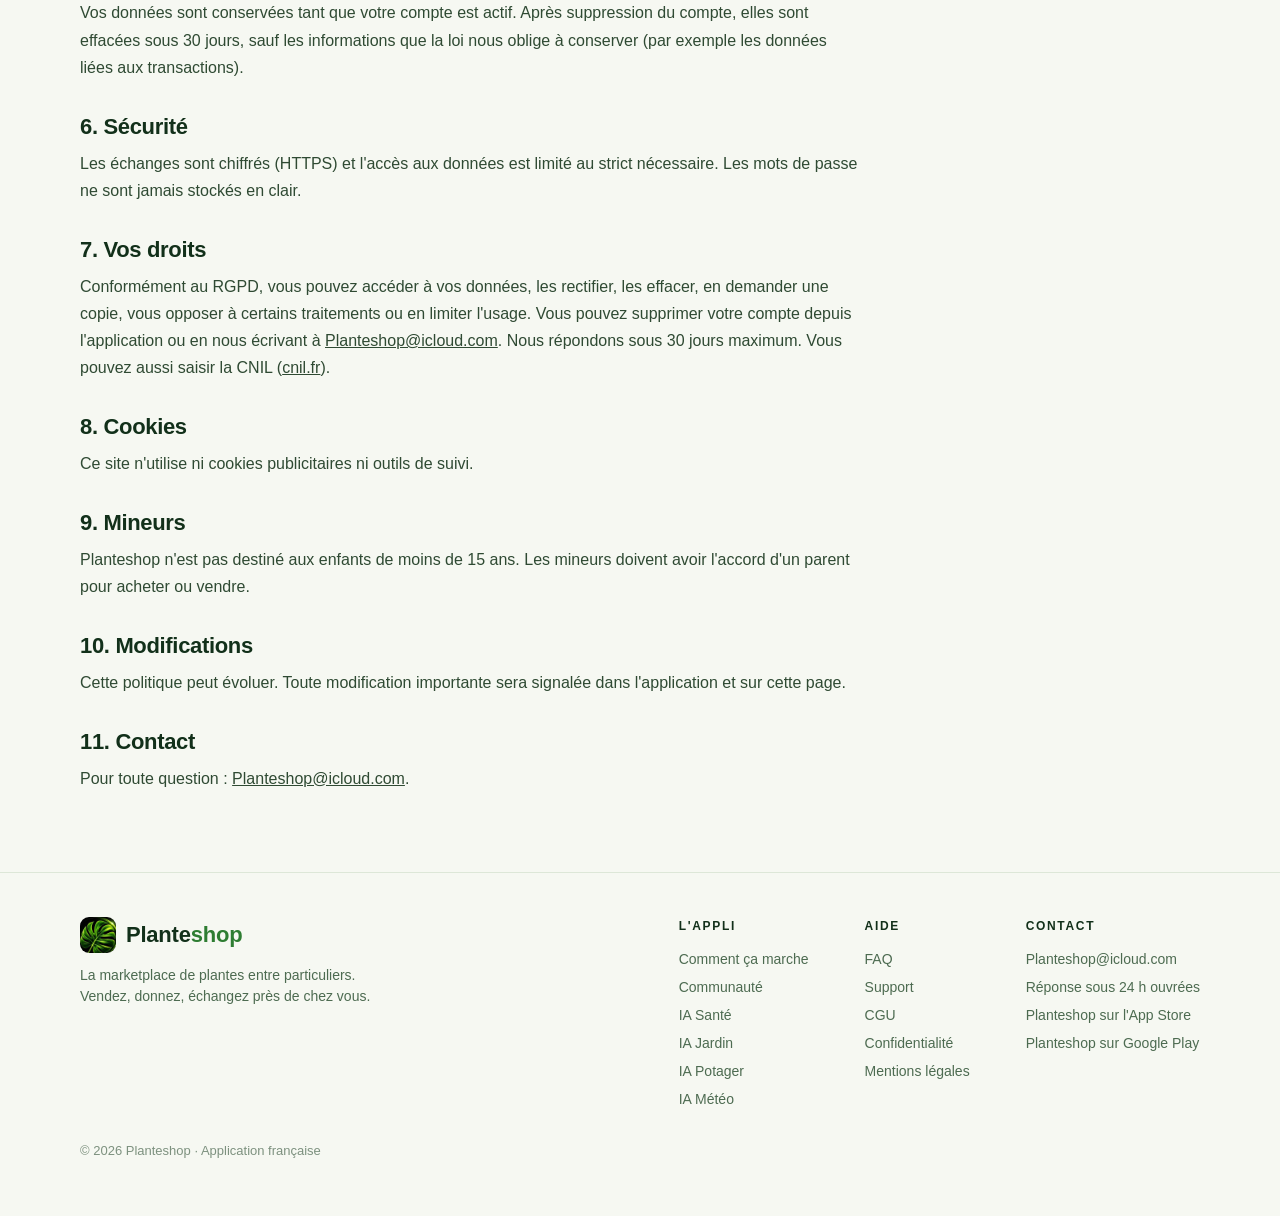
<file: confidentialite.html>
<!doctype html>
<html lang="fr"><head>
<meta charset="utf-8">
<meta name="viewport" content="width=device-width, initial-scale=1">
<title>Politique de confidentialité · Planteshop</title>
<meta name="description" content="Politique de confidentialité de Planteshop : données collectées, utilisation, partenaires, durée de conservation et vos droits (RGPD).">
<meta name="robots" content="index, follow, max-image-preview:large">
<link rel="canonical" href="https://planteshop.app/confidentialite">
<meta property="og:type" content="website">
<meta property="og:site_name" content="Planteshop">
<meta property="og:title" content="Politique de confidentialité · Planteshop">
<meta property="og:description" content="Politique de confidentialité de Planteshop : données collectées, utilisation, partenaires, durée de conservation et vos droits (RGPD).">
<meta property="og:url" content="https://planteshop.app/confidentialite">
<meta property="og:image" content="https://planteshop.app/ecran-annonces.jpg">
<meta property="og:locale" content="fr_FR">
<meta name="twitter:card" content="summary_large_image">
<meta name="apple-itunes-app" content="app-id=6787211632">
<meta name="theme-color" content="#040505">
<link rel="icon" type="image/png" href="/favicon.png">
<link rel="apple-touch-icon" href="/apple-touch-icon.png">
<link rel="stylesheet" href="/style.css">
</head><body>
<header class="top"><div class="wrap">
  <a class="brand" href="/"><img src="/logo.jpg" alt="" width="36" height="36"><span>Plante<span class="lime">shop</span></span></a>
  <ul class="menu"><li><a href="/#comment">Comment ça marche</a></li><li><a href="/#vendre">Vendre &amp; donner</a></li><li><a href="/#ia">IA plantes</a></li><li><a href="/#faq">FAQ</a></li><li><a href="/support">Contact</a></li></ul>
  <a class="btn" href="https://apps.apple.com/fr/app/id6787211632" rel="noopener">Télécharger l'appli</a>
</div></header>
<main>
<div class="phero"><div class="wrap"><span class="kick">Confidentialité</span><h1>Politique de confidentialité.</h1></div></div>
<div class="wrap"><div class="prose">
<p class="meta">Dernière mise à jour : 22 novembre 2026.</p>
<p>Planteshop collecte uniquement les données utiles au fonctionnement de la marketplace et de ses outils. Cette politique explique lesquelles, pourquoi, et comment vous gardez le contrôle.</p>
<p><b>Responsable du traitement :</b> Anthony Florentin (Planteshop), 8 Rue du Maira, 90100 Villars-le-Sec, France — <a href="mailto:Planteshop@icloud.com">Planteshop@icloud.com</a>.</p>
<h2>1. Données collectées</h2>
<ul>
<li><b>Compte :</b> adresse email, nom ou pseudo, photo de profil si vous en ajoutez une.</li>
<li><b>Annonces :</b> photos, titre, description, prix, catégorie, et la commune ou zone indiquée pour situer l'annonce.</li>
<li><b>Localisation :</b> si vous l'autorisez, votre position sert à afficher les annonces « Près de moi » et la météo locale. Elle est utilisée de façon approximative, à l'échelle de la commune.</li>
<li><b>Messages et forum :</b> les messages échangés avec d'autres utilisateurs et vos publications sur le forum.</li>
<li><b>Paiements :</b> l'historique de vos achats et ventes. Les données de carte bancaire et d'identité des vendeurs sont collectées et traitées directement par Stripe ; Planteshop n'y a pas accès.</li>
<li><b>IA :</b> les photos et questions que vous envoyez à l'IA, pour produire la réponse.</li>
<li><b>Notifications :</b> un identifiant technique de votre appareil pour vous envoyer des notifications, si vous les acceptez.</li>
<li><b>Données techniques :</b> version de l'application, type d'appareil et journaux d'erreurs, pour corriger les bugs.</li>
</ul>
<h2>2. Utilisation</h2>
<p>Ces données servent à : faire fonctionner votre compte et vos annonces, afficher les annonces proches de vous, permettre la messagerie et le forum, traiter les paiements et lutter contre la fraude, répondre à vos questions à l'IA, vous envoyer les notifications liées à votre activité, assurer le support et améliorer l'application. Nous ne vendons pas vos données et n'affichons pas de publicité ciblée.</p>
<h2>3. Ce qui est visible par les autres</h2>
<p>Vos annonces (photos, description, prix, commune) et votre nom ou pseudo sont visibles par les autres utilisateurs. Votre adresse email n'est pas affichée publiquement.</p>
<h2>4. Partenaires techniques</h2>
<p>Nous faisons appel à des prestataires qui traitent certaines données pour notre compte, uniquement pour fournir le service : hébergement de l'application et de la base de données, envoi des emails et des notifications, fournisseurs d'intelligence artificielle, Stripe (paiements), Apple et Google (achats intégrés et distribution de l'application sur l'App Store et Google Play) et Open-Meteo (données météo, sans données personnelles). Certains de ces prestataires peuvent être situés hors de l'Union européenne ; les transferts sont alors encadrés par les garanties prévues par le RGPD.</p>
<h2>5. Conservation</h2>
<p>Vos données sont conservées tant que votre compte est actif. Après suppression du compte, elles sont effacées sous 30 jours, sauf les informations que la loi nous oblige à conserver (par exemple les données liées aux transactions).</p>
<h2>6. Sécurité</h2>
<p>Les échanges sont chiffrés (HTTPS) et l'accès aux données est limité au strict nécessaire. Les mots de passe ne sont jamais stockés en clair.</p>
<h2>7. Vos droits</h2>
<p>Conformément au RGPD, vous pouvez accéder à vos données, les rectifier, les effacer, en demander une copie, vous opposer à certains traitements ou en limiter l'usage. Vous pouvez supprimer votre compte depuis l'application ou en nous écrivant à <a href="mailto:Planteshop@icloud.com">Planteshop@icloud.com</a>. Nous répondons sous 30 jours maximum. Vous pouvez aussi saisir la CNIL (<a href="https://www.cnil.fr">cnil.fr</a>).</p>
<h2>8. Cookies</h2>
<p>Ce site n'utilise ni cookies publicitaires ni outils de suivi.</p>
<h2>9. Mineurs</h2>
<p>Planteshop n'est pas destiné aux enfants de moins de 15 ans. Les mineurs doivent avoir l'accord d'un parent pour acheter ou vendre.</p>
<h2>10. Modifications</h2>
<p>Cette politique peut évoluer. Toute modification importante sera signalée dans l'application et sur cette page.</p>
<h2>11. Contact</h2>
<p>Pour toute question : <a href="mailto:Planteshop@icloud.com">Planteshop@icloud.com</a>.</p></div></div>
</main>
<footer><div class="wrap">
  <div><a class="brand" href="/"><img src="/logo.jpg" alt="" width="36" height="36"><span>Plante<span class="g">shop</span></span></a>
  <p style="margin-top:12px;max-width:320px">La marketplace de plantes entre particuliers. Vendez, donnez, échangez près de chez vous.</p></div>
  <div class="cols">
    <div><h4>L'appli</h4><ul><li><a href="/#comment">Comment ça marche</a></li><li><a href="/communaute">Communauté</a></li><li><a href="/ia-sante">IA Santé</a></li><li><a href="/ia-jardin">IA Jardin</a></li><li><a href="/ia-potager">IA Potager</a></li><li><a href="/ia-meteo">IA Météo</a></li></ul></div>
    <div><h4>Aide</h4><ul><li><a href="/#faq">FAQ</a></li><li><a href="/support">Support</a></li><li><a href="/cgu">CGU</a></li><li><a href="/confidentialite">Confidentialité</a></li><li><a href="/mentions-legales">Mentions légales</a></li></ul></div>
    <div><h4>Contact</h4><ul><li><a href="mailto:Planteshop@icloud.com">Planteshop@icloud.com</a></li><li>Réponse sous 24 h ouvrées</li><li><a href="https://apps.apple.com/fr/app/id6787211632" rel="noopener">Planteshop sur l'App Store</a></li><li><a href="https://play.google.com/store/apps/details?id=com.plantshop.app" rel="noopener">Planteshop sur Google Play</a></li></ul></div>
  </div>
</div><div class="copy">© 2026 Planteshop · Application française</div></footer>
<script>if(/Android/i.test(navigator.userAgent))document.querySelectorAll('a[href^="https://apps.apple.com"]:not(.store)').forEach(function(a){a.href="https://play.google.com/store/apps/details?id=com.plantshop.app"});</script>
</body></html>
</file>
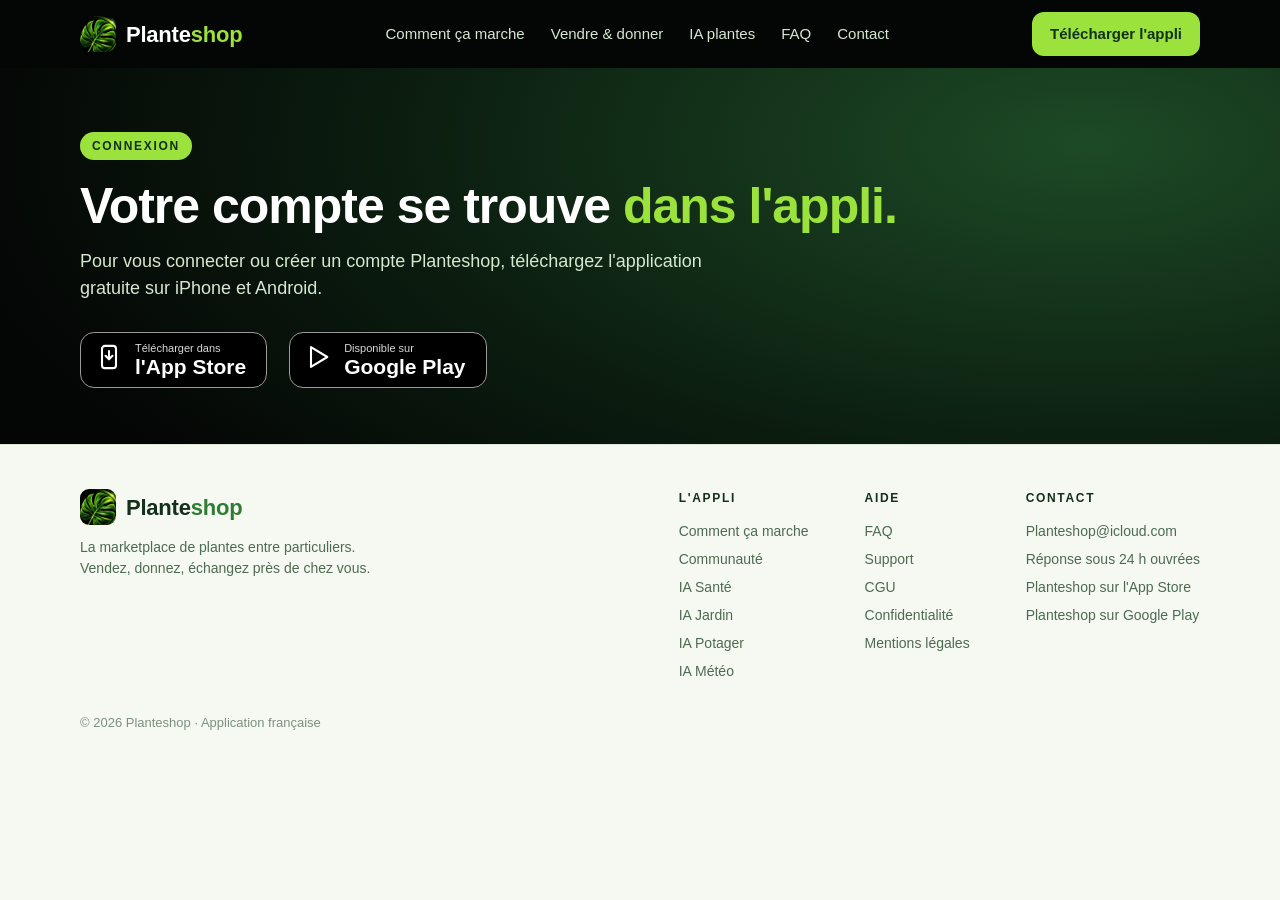
<file: connexion.html>
<!doctype html>
<html lang="fr"><head>
<meta charset="utf-8">
<meta name="viewport" content="width=device-width, initial-scale=1">
<title>Connexion · Planteshop</title>
<meta name="description" content="Connectez-vous ou créez votre compte dans l'application Planteshop, gratuite sur iPhone et Android.">
<meta name="robots" content="noindex, nofollow">
<link rel="canonical" href="https://planteshop.app/connexion">
<meta property="og:type" content="website">
<meta property="og:site_name" content="Planteshop">
<meta property="og:title" content="Connexion · Planteshop">
<meta property="og:description" content="Connectez-vous ou créez votre compte dans l'application Planteshop, gratuite sur iPhone et Android.">
<meta property="og:url" content="https://planteshop.app/connexion">
<meta property="og:image" content="https://planteshop.app/ecran-annonces.jpg">
<meta property="og:locale" content="fr_FR">
<meta name="twitter:card" content="summary_large_image">
<meta name="apple-itunes-app" content="app-id=6787211632">
<meta name="theme-color" content="#040505">
<link rel="icon" type="image/png" href="/favicon.png">
<link rel="apple-touch-icon" href="/apple-touch-icon.png">
<link rel="stylesheet" href="/style.css">
</head><body>
<header class="top"><div class="wrap">
  <a class="brand" href="/"><img src="/logo.jpg" alt="" width="36" height="36"><span>Plante<span class="lime">shop</span></span></a>
  <ul class="menu"><li><a href="/#comment">Comment ça marche</a></li><li><a href="/#vendre">Vendre &amp; donner</a></li><li><a href="/#ia">IA plantes</a></li><li><a href="/#faq">FAQ</a></li><li><a href="/support">Contact</a></li></ul>
  <a class="btn" href="https://apps.apple.com/fr/app/id6787211632" rel="noopener">Télécharger l'appli</a>
</div></header>
<main>
<div class="phero"><div class="wrap">
  <span class="kick">Connexion</span>
  <h1>Votre compte se trouve <span class="lime">dans l'appli.</span></h1>
  <p>Pour vous connecter ou créer un compte Planteshop, téléchargez l'application gratuite sur iPhone et Android.</p>
  <div class="ctas"><a class="store" href="https://apps.apple.com/fr/app/id6787211632" rel="noopener"><span><svg viewBox="0 0 24 24" fill="none" stroke="#fff" stroke-width="1.8" stroke-linecap="round" stroke-linejoin="round" aria-hidden="true"><rect x="6" y="2.5" width="12" height="19" rx="2.5"/><path d="M12 7v7m-3-3 3 3 3-3"/></svg></span><span><small>Télécharger dans</small><b>l'App Store</b></span></a><a class="store" href="https://play.google.com/store/apps/details?id=com.plantshop.app" rel="noopener"><span><svg viewBox="0 0 24 24" fill="none" stroke="#fff" stroke-width="1.8" stroke-linejoin="round" aria-hidden="true"><path d="M6 3.5v17l14-8.5z"/></svg></span><span><small>Disponible sur</small><b>Google Play</b></span></a></div>
</div></div>
</main>
<footer><div class="wrap">
  <div><a class="brand" href="/"><img src="/logo.jpg" alt="" width="36" height="36"><span>Plante<span class="g">shop</span></span></a>
  <p style="margin-top:12px;max-width:320px">La marketplace de plantes entre particuliers. Vendez, donnez, échangez près de chez vous.</p></div>
  <div class="cols">
    <div><h4>L'appli</h4><ul><li><a href="/#comment">Comment ça marche</a></li><li><a href="/communaute">Communauté</a></li><li><a href="/ia-sante">IA Santé</a></li><li><a href="/ia-jardin">IA Jardin</a></li><li><a href="/ia-potager">IA Potager</a></li><li><a href="/ia-meteo">IA Météo</a></li></ul></div>
    <div><h4>Aide</h4><ul><li><a href="/#faq">FAQ</a></li><li><a href="/support">Support</a></li><li><a href="/cgu">CGU</a></li><li><a href="/confidentialite">Confidentialité</a></li><li><a href="/mentions-legales">Mentions légales</a></li></ul></div>
    <div><h4>Contact</h4><ul><li><a href="mailto:Planteshop@icloud.com">Planteshop@icloud.com</a></li><li>Réponse sous 24 h ouvrées</li><li><a href="https://apps.apple.com/fr/app/id6787211632" rel="noopener">Planteshop sur l'App Store</a></li><li><a href="https://play.google.com/store/apps/details?id=com.plantshop.app" rel="noopener">Planteshop sur Google Play</a></li></ul></div>
  </div>
</div><div class="copy">© 2026 Planteshop · Application française</div></footer>
<script>if(/Android/i.test(navigator.userAgent))document.querySelectorAll('a[href^="https://apps.apple.com"]:not(.store)').forEach(function(a){a.href="https://play.google.com/store/apps/details?id=com.plantshop.app"});</script>
</body></html>
</file>
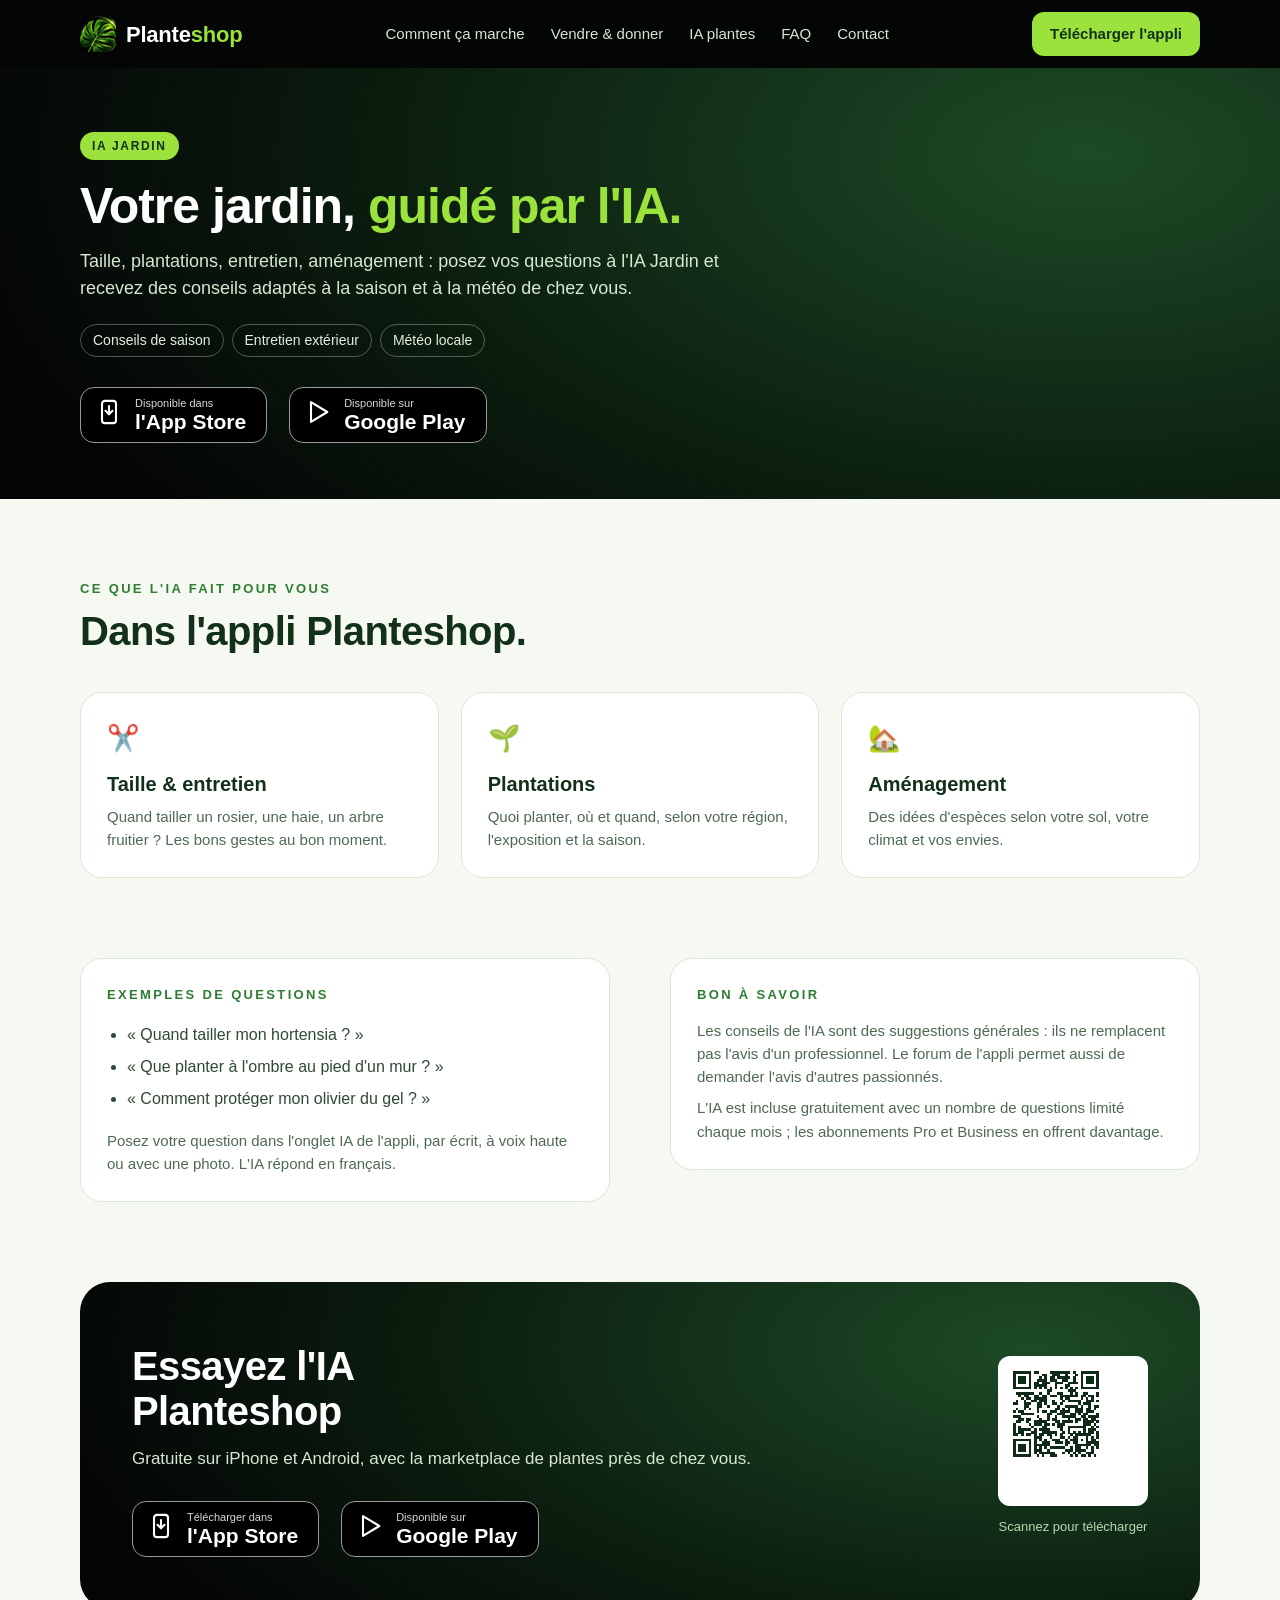
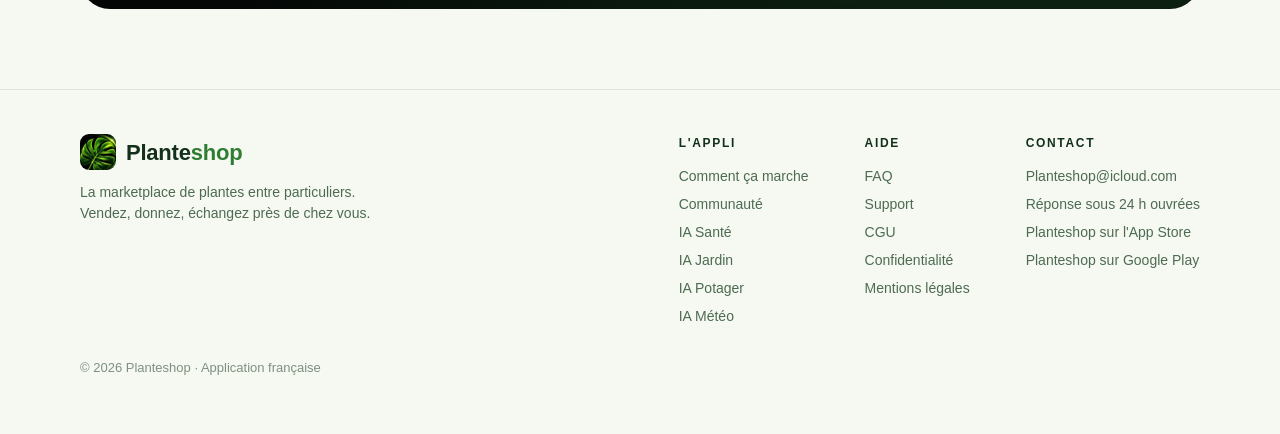
<file: ia-jardin.html>
<!doctype html>
<html lang="fr"><head>
<meta charset="utf-8">
<meta name="viewport" content="width=device-width, initial-scale=1">
<title>IA Jardin — Conseils de jardinage par l'IA · Planteshop</title>
<meta name="description" content="Taille, plantations, entretien : l'IA Jardin de Planteshop répond à vos questions de jardinage et adapte ses conseils à la saison et à la météo locale.">
<meta name="robots" content="index, follow, max-image-preview:large">
<link rel="canonical" href="https://planteshop.app/ia-jardin">
<meta property="og:type" content="website">
<meta property="og:site_name" content="Planteshop">
<meta property="og:title" content="IA Jardin — Conseils de jardinage par l'IA · Planteshop">
<meta property="og:description" content="Taille, plantations, entretien : l'IA Jardin de Planteshop répond à vos questions de jardinage et adapte ses conseils à la saison et à la météo locale.">
<meta property="og:url" content="https://planteshop.app/ia-jardin">
<meta property="og:image" content="https://planteshop.app/ecran-annonces.jpg">
<meta property="og:locale" content="fr_FR">
<meta name="twitter:card" content="summary_large_image">
<meta name="apple-itunes-app" content="app-id=6787211632">
<meta name="theme-color" content="#040505">
<link rel="icon" type="image/png" href="/favicon.png">
<link rel="apple-touch-icon" href="/apple-touch-icon.png">
<link rel="stylesheet" href="/style.css">
</head><body>
<header class="top"><div class="wrap">
  <a class="brand" href="/"><img src="/logo.jpg" alt="" width="36" height="36"><span>Plante<span class="lime">shop</span></span></a>
  <ul class="menu"><li><a href="/#comment">Comment ça marche</a></li><li><a href="/#vendre">Vendre &amp; donner</a></li><li><a href="/#ia">IA plantes</a></li><li><a href="/#faq">FAQ</a></li><li><a href="/support">Contact</a></li></ul>
  <a class="btn" href="https://apps.apple.com/fr/app/id6787211632" rel="noopener">Télécharger l'appli</a>
</div></header>
<main>
<div class="phero"><div class="wrap">
  <span class="kick">IA Jardin</span>
  <h1>Votre jardin, <span class="lime">guidé par l'IA.</span></h1>
  <p>Taille, plantations, entretien, aménagement : posez vos questions à l'IA Jardin et recevez des conseils adaptés à la saison et à la météo de chez vous.</p>
  <div class="chips"><span>Conseils de saison</span><span>Entretien extérieur</span><span>Météo locale</span></div>
  <div class="ctas"><a class="store" href="https://apps.apple.com/fr/app/id6787211632" rel="noopener"><span><svg viewBox="0 0 24 24" fill="none" stroke="#fff" stroke-width="1.8" stroke-linecap="round" stroke-linejoin="round" aria-hidden="true"><rect x="6" y="2.5" width="12" height="19" rx="2.5"/><path d="M12 7v7m-3-3 3 3 3-3"/></svg></span><span><small>Disponible dans</small><b>l'App Store</b></span></a><a class="store" href="https://play.google.com/store/apps/details?id=com.plantshop.app" rel="noopener"><span><svg viewBox="0 0 24 24" fill="none" stroke="#fff" stroke-width="1.8" stroke-linejoin="round" aria-hidden="true"><path d="M6 3.5v17l14-8.5z"/></svg></span><span><small>Disponible sur</small><b>Google Play</b></span></a></div>
</div></div>
<section><div class="wrap">
  <div class="eyebrow">Ce que l'IA fait pour vous</div>
  <h2>Dans l'appli Planteshop.</h2>
  <div class="grid3"><div class="card"><div class="ico">✂️</div><h3>Taille &amp; entretien</h3><p>Quand tailler un rosier, une haie, un arbre fruitier ? Les bons gestes au bon moment.</p></div><div class="card"><div class="ico">🌱</div><h3>Plantations</h3><p>Quoi planter, où et quand, selon votre région, l'exposition et la saison.</p></div><div class="card"><div class="ico">🏡</div><h3>Aménagement</h3><p>Des idées d'espèces selon votre sol, votre climat et vos envies.</p></div></div>
</div></section>
<section class="tight"><div class="wrap split" style="align-items:flex-start">
  <div class="card" style="flex:1">
    <div class="eyebrow">Exemples de questions</div>
    <ul style="margin-top:14px;padding-left:20px;line-height:2;color:#2f4a33"><li>« Quand tailler mon hortensia ? »</li><li>« Que planter à l'ombre au pied d'un mur ? »</li><li>« Comment protéger mon olivier du gel ? »</li></ul>
    <p style="margin-top:14px">Posez votre question dans l'onglet IA de l'appli, par écrit, à voix haute ou avec une photo. L'IA répond en français.</p>
  </div>
  <div class="card" style="flex:1">
    <div class="eyebrow">Bon à savoir</div>
    <p style="margin-top:14px">Les conseils de l'IA sont des suggestions générales : ils ne remplacent pas l'avis d'un professionnel. Le forum de l'appli permet aussi de demander l'avis d'autres passionnés.</p>
    <p>L'IA est incluse gratuitement avec un nombre de questions limité chaque mois ; les abonnements Pro et Business en offrent davantage.</p>
  </div>
</div></section>
<section class="tight"><div class="wrap"><div class="final">
  <div><h2>Essayez l'IA<br>Planteshop</h2><p>Gratuite sur iPhone et Android, avec la marketplace de plantes près de chez vous.</p><div class="ctas"><a class="store" href="https://apps.apple.com/fr/app/id6787211632" rel="noopener"><span><svg viewBox="0 0 24 24" fill="none" stroke="#fff" stroke-width="1.8" stroke-linecap="round" stroke-linejoin="round" aria-hidden="true"><rect x="6" y="2.5" width="12" height="19" rx="2.5"/><path d="M12 7v7m-3-3 3 3 3-3"/></svg></span><span><small>Télécharger dans</small><b>l'App Store</b></span></a><a class="store" href="https://play.google.com/store/apps/details?id=com.plantshop.app" rel="noopener"><span><svg viewBox="0 0 24 24" fill="none" stroke="#fff" stroke-width="1.8" stroke-linejoin="round" aria-hidden="true"><path d="M6 3.5v17l14-8.5z"/></svg></span><span><small>Disponible sur</small><b>Google Play</b></span></a></div></div>
  <div class="qr"><div class="q"><img src="/qr-app-store.svg" alt="QR code vers Planteshop sur l'App Store" width="96" height="96"></div><span>Scannez pour télécharger</span></div>
</div></div></section>
</main>
<footer><div class="wrap">
  <div><a class="brand" href="/"><img src="/logo.jpg" alt="" width="36" height="36"><span>Plante<span class="g">shop</span></span></a>
  <p style="margin-top:12px;max-width:320px">La marketplace de plantes entre particuliers. Vendez, donnez, échangez près de chez vous.</p></div>
  <div class="cols">
    <div><h4>L'appli</h4><ul><li><a href="/#comment">Comment ça marche</a></li><li><a href="/communaute">Communauté</a></li><li><a href="/ia-sante">IA Santé</a></li><li><a href="/ia-jardin">IA Jardin</a></li><li><a href="/ia-potager">IA Potager</a></li><li><a href="/ia-meteo">IA Météo</a></li></ul></div>
    <div><h4>Aide</h4><ul><li><a href="/#faq">FAQ</a></li><li><a href="/support">Support</a></li><li><a href="/cgu">CGU</a></li><li><a href="/confidentialite">Confidentialité</a></li><li><a href="/mentions-legales">Mentions légales</a></li></ul></div>
    <div><h4>Contact</h4><ul><li><a href="mailto:Planteshop@icloud.com">Planteshop@icloud.com</a></li><li>Réponse sous 24 h ouvrées</li><li><a href="https://apps.apple.com/fr/app/id6787211632" rel="noopener">Planteshop sur l'App Store</a></li><li><a href="https://play.google.com/store/apps/details?id=com.plantshop.app" rel="noopener">Planteshop sur Google Play</a></li></ul></div>
  </div>
</div><div class="copy">© 2026 Planteshop · Application française</div></footer>
<script>if(/Android/i.test(navigator.userAgent))document.querySelectorAll('a[href^="https://apps.apple.com"]:not(.store)').forEach(function(a){a.href="https://play.google.com/store/apps/details?id=com.plantshop.app"});</script>
</body></html>
</file>
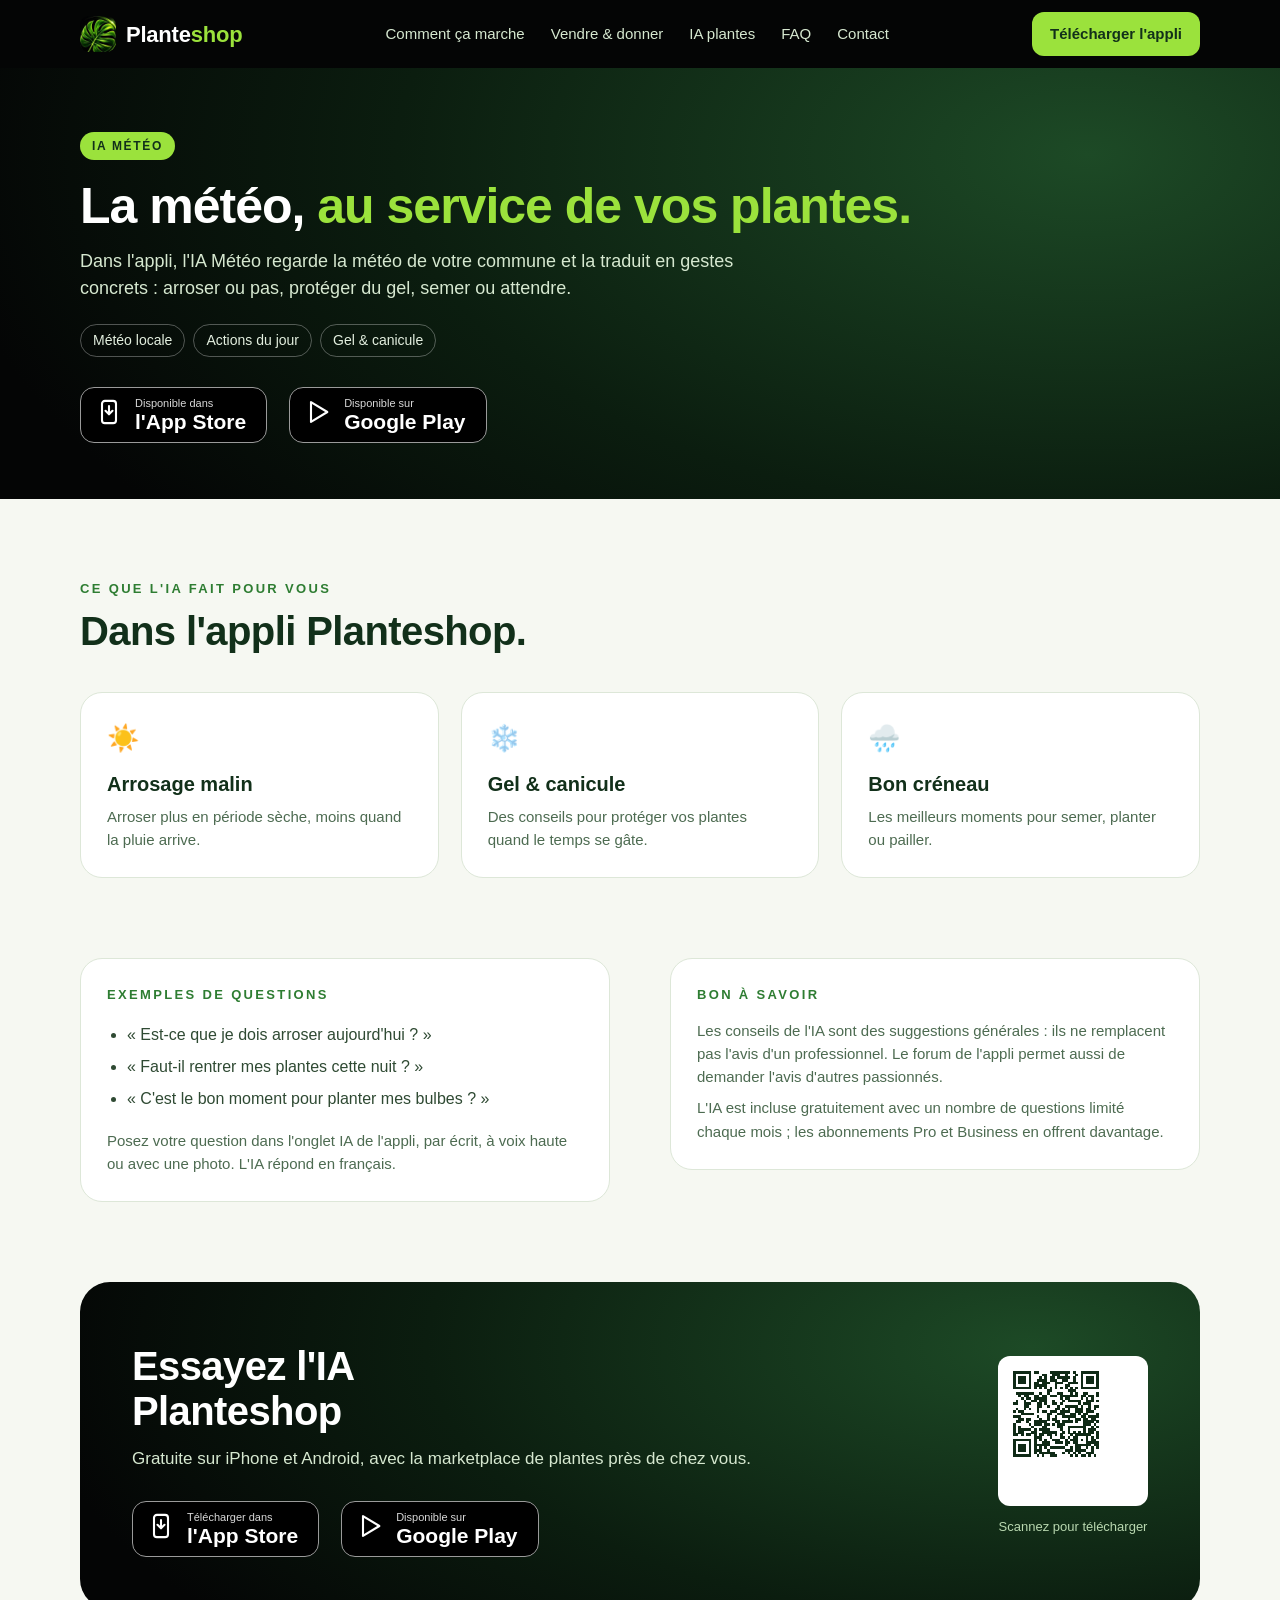
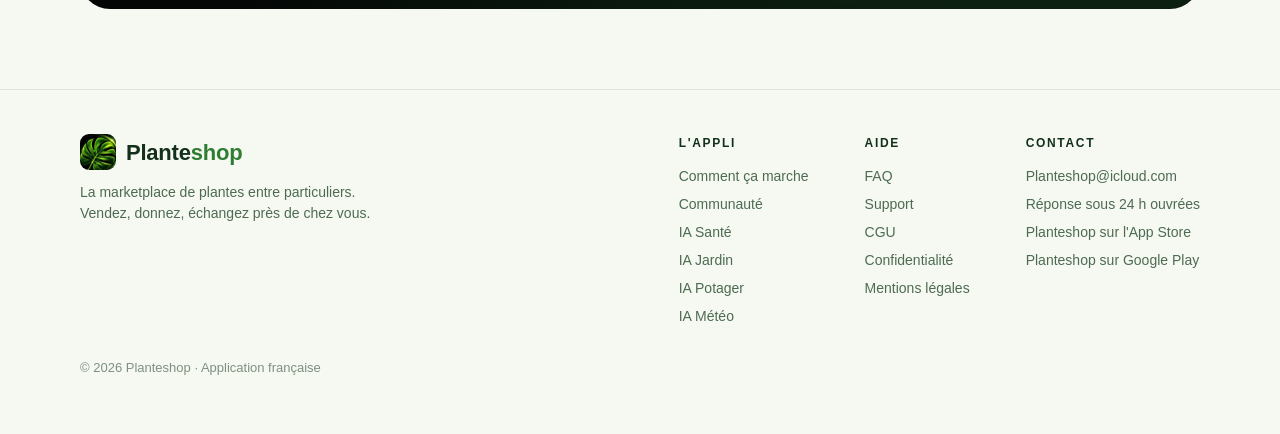
<file: ia-meteo.html>
<!doctype html>
<html lang="fr"><head>
<meta charset="utf-8">
<meta name="viewport" content="width=device-width, initial-scale=1">
<title>IA Météo — Conseils jardinage selon votre météo locale · Planteshop</title>
<meta name="description" content="L'IA Météo de Planteshop traduit la météo de chez vous en conseils concrets : arrosage, protection contre le gel, bons moments pour semer et planter.">
<meta name="robots" content="index, follow, max-image-preview:large">
<link rel="canonical" href="https://planteshop.app/ia-meteo">
<meta property="og:type" content="website">
<meta property="og:site_name" content="Planteshop">
<meta property="og:title" content="IA Météo — Conseils jardinage selon votre météo locale · Planteshop">
<meta property="og:description" content="L'IA Météo de Planteshop traduit la météo de chez vous en conseils concrets : arrosage, protection contre le gel, bons moments pour semer et planter.">
<meta property="og:url" content="https://planteshop.app/ia-meteo">
<meta property="og:image" content="https://planteshop.app/ecran-annonces.jpg">
<meta property="og:locale" content="fr_FR">
<meta name="twitter:card" content="summary_large_image">
<meta name="apple-itunes-app" content="app-id=6787211632">
<meta name="theme-color" content="#040505">
<link rel="icon" type="image/png" href="/favicon.png">
<link rel="apple-touch-icon" href="/apple-touch-icon.png">
<link rel="stylesheet" href="/style.css">
</head><body>
<header class="top"><div class="wrap">
  <a class="brand" href="/"><img src="/logo.jpg" alt="" width="36" height="36"><span>Plante<span class="lime">shop</span></span></a>
  <ul class="menu"><li><a href="/#comment">Comment ça marche</a></li><li><a href="/#vendre">Vendre &amp; donner</a></li><li><a href="/#ia">IA plantes</a></li><li><a href="/#faq">FAQ</a></li><li><a href="/support">Contact</a></li></ul>
  <a class="btn" href="https://apps.apple.com/fr/app/id6787211632" rel="noopener">Télécharger l'appli</a>
</div></header>
<main>
<div class="phero"><div class="wrap">
  <span class="kick">IA Météo</span>
  <h1>La météo, <span class="lime">au service de vos plantes.</span></h1>
  <p>Dans l'appli, l'IA Météo regarde la météo de votre commune et la traduit en gestes concrets : arroser ou pas, protéger du gel, semer ou attendre.</p>
  <div class="chips"><span>Météo locale</span><span>Actions du jour</span><span>Gel &amp; canicule</span></div>
  <div class="ctas"><a class="store" href="https://apps.apple.com/fr/app/id6787211632" rel="noopener"><span><svg viewBox="0 0 24 24" fill="none" stroke="#fff" stroke-width="1.8" stroke-linecap="round" stroke-linejoin="round" aria-hidden="true"><rect x="6" y="2.5" width="12" height="19" rx="2.5"/><path d="M12 7v7m-3-3 3 3 3-3"/></svg></span><span><small>Disponible dans</small><b>l'App Store</b></span></a><a class="store" href="https://play.google.com/store/apps/details?id=com.plantshop.app" rel="noopener"><span><svg viewBox="0 0 24 24" fill="none" stroke="#fff" stroke-width="1.8" stroke-linejoin="round" aria-hidden="true"><path d="M6 3.5v17l14-8.5z"/></svg></span><span><small>Disponible sur</small><b>Google Play</b></span></a></div>
</div></div>
<section><div class="wrap">
  <div class="eyebrow">Ce que l'IA fait pour vous</div>
  <h2>Dans l'appli Planteshop.</h2>
  <div class="grid3"><div class="card"><div class="ico">☀️</div><h3>Arrosage malin</h3><p>Arroser plus en période sèche, moins quand la pluie arrive.</p></div><div class="card"><div class="ico">❄️</div><h3>Gel &amp; canicule</h3><p>Des conseils pour protéger vos plantes quand le temps se gâte.</p></div><div class="card"><div class="ico">🌧️</div><h3>Bon créneau</h3><p>Les meilleurs moments pour semer, planter ou pailler.</p></div></div>
</div></section>
<section class="tight"><div class="wrap split" style="align-items:flex-start">
  <div class="card" style="flex:1">
    <div class="eyebrow">Exemples de questions</div>
    <ul style="margin-top:14px;padding-left:20px;line-height:2;color:#2f4a33"><li>« Est-ce que je dois arroser aujourd'hui ? »</li><li>« Faut-il rentrer mes plantes cette nuit ? »</li><li>« C'est le bon moment pour planter mes bulbes ? »</li></ul>
    <p style="margin-top:14px">Posez votre question dans l'onglet IA de l'appli, par écrit, à voix haute ou avec une photo. L'IA répond en français.</p>
  </div>
  <div class="card" style="flex:1">
    <div class="eyebrow">Bon à savoir</div>
    <p style="margin-top:14px">Les conseils de l'IA sont des suggestions générales : ils ne remplacent pas l'avis d'un professionnel. Le forum de l'appli permet aussi de demander l'avis d'autres passionnés.</p>
    <p>L'IA est incluse gratuitement avec un nombre de questions limité chaque mois ; les abonnements Pro et Business en offrent davantage.</p>
  </div>
</div></section>
<section class="tight"><div class="wrap"><div class="final">
  <div><h2>Essayez l'IA<br>Planteshop</h2><p>Gratuite sur iPhone et Android, avec la marketplace de plantes près de chez vous.</p><div class="ctas"><a class="store" href="https://apps.apple.com/fr/app/id6787211632" rel="noopener"><span><svg viewBox="0 0 24 24" fill="none" stroke="#fff" stroke-width="1.8" stroke-linecap="round" stroke-linejoin="round" aria-hidden="true"><rect x="6" y="2.5" width="12" height="19" rx="2.5"/><path d="M12 7v7m-3-3 3 3 3-3"/></svg></span><span><small>Télécharger dans</small><b>l'App Store</b></span></a><a class="store" href="https://play.google.com/store/apps/details?id=com.plantshop.app" rel="noopener"><span><svg viewBox="0 0 24 24" fill="none" stroke="#fff" stroke-width="1.8" stroke-linejoin="round" aria-hidden="true"><path d="M6 3.5v17l14-8.5z"/></svg></span><span><small>Disponible sur</small><b>Google Play</b></span></a></div></div>
  <div class="qr"><div class="q"><img src="/qr-app-store.svg" alt="QR code vers Planteshop sur l'App Store" width="96" height="96"></div><span>Scannez pour télécharger</span></div>
</div></div></section>
</main>
<footer><div class="wrap">
  <div><a class="brand" href="/"><img src="/logo.jpg" alt="" width="36" height="36"><span>Plante<span class="g">shop</span></span></a>
  <p style="margin-top:12px;max-width:320px">La marketplace de plantes entre particuliers. Vendez, donnez, échangez près de chez vous.</p></div>
  <div class="cols">
    <div><h4>L'appli</h4><ul><li><a href="/#comment">Comment ça marche</a></li><li><a href="/communaute">Communauté</a></li><li><a href="/ia-sante">IA Santé</a></li><li><a href="/ia-jardin">IA Jardin</a></li><li><a href="/ia-potager">IA Potager</a></li><li><a href="/ia-meteo">IA Météo</a></li></ul></div>
    <div><h4>Aide</h4><ul><li><a href="/#faq">FAQ</a></li><li><a href="/support">Support</a></li><li><a href="/cgu">CGU</a></li><li><a href="/confidentialite">Confidentialité</a></li><li><a href="/mentions-legales">Mentions légales</a></li></ul></div>
    <div><h4>Contact</h4><ul><li><a href="mailto:Planteshop@icloud.com">Planteshop@icloud.com</a></li><li>Réponse sous 24 h ouvrées</li><li><a href="https://apps.apple.com/fr/app/id6787211632" rel="noopener">Planteshop sur l'App Store</a></li><li><a href="https://play.google.com/store/apps/details?id=com.plantshop.app" rel="noopener">Planteshop sur Google Play</a></li></ul></div>
  </div>
</div><div class="copy">© 2026 Planteshop · Application française</div></footer>
<script>if(/Android/i.test(navigator.userAgent))document.querySelectorAll('a[href^="https://apps.apple.com"]:not(.store)').forEach(function(a){a.href="https://play.google.com/store/apps/details?id=com.plantshop.app"});</script>
</body></html>
</file>
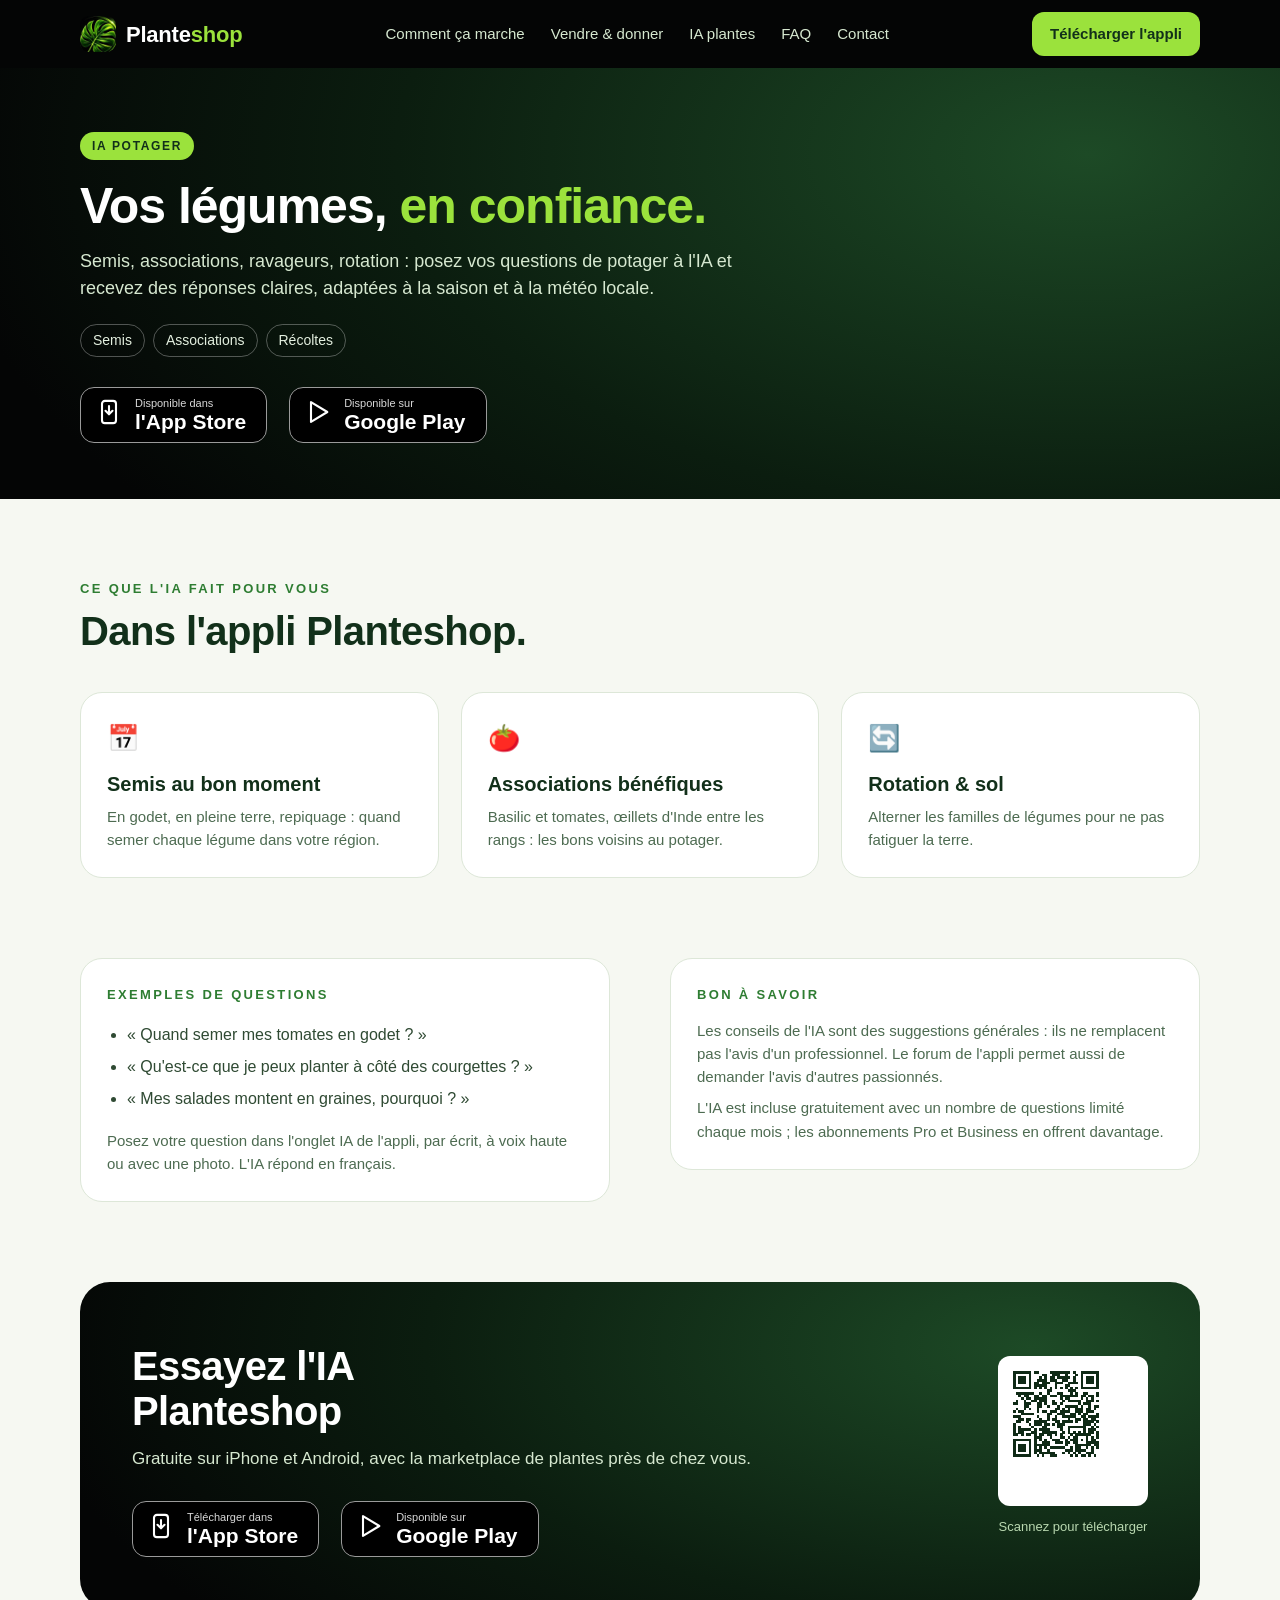
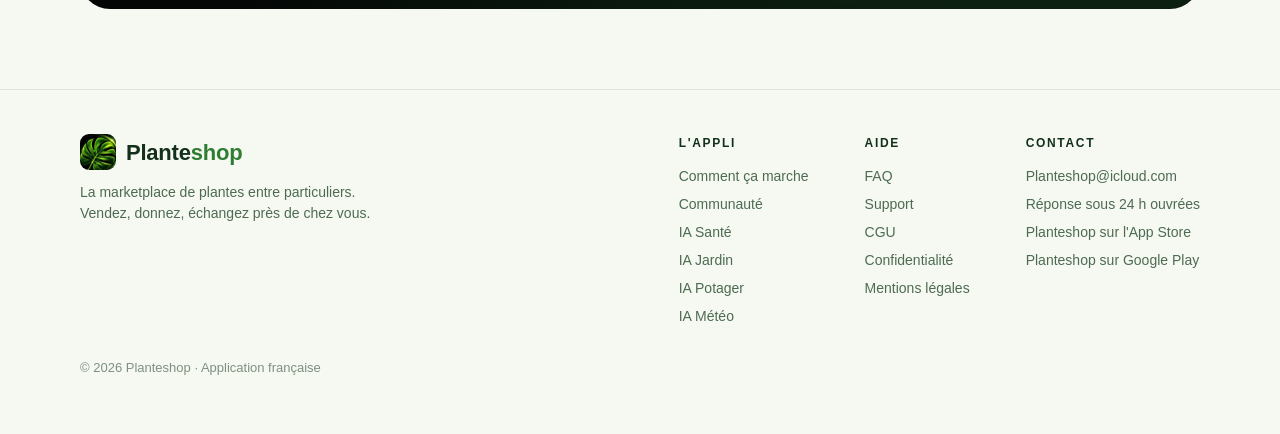
<file: ia-potager.html>
<!doctype html>
<html lang="fr"><head>
<meta charset="utf-8">
<meta name="viewport" content="width=device-width, initial-scale=1">
<title>IA Potager — Semis, associations et récoltes · Planteshop</title>
<meta name="description" content="Semis, associations, rotation, récoltes : l'IA Potager de Planteshop répond à vos questions de potager, en français et selon la saison.">
<meta name="robots" content="index, follow, max-image-preview:large">
<link rel="canonical" href="https://planteshop.app/ia-potager">
<meta property="og:type" content="website">
<meta property="og:site_name" content="Planteshop">
<meta property="og:title" content="IA Potager — Semis, associations et récoltes · Planteshop">
<meta property="og:description" content="Semis, associations, rotation, récoltes : l'IA Potager de Planteshop répond à vos questions de potager, en français et selon la saison.">
<meta property="og:url" content="https://planteshop.app/ia-potager">
<meta property="og:image" content="https://planteshop.app/ecran-annonces.jpg">
<meta property="og:locale" content="fr_FR">
<meta name="twitter:card" content="summary_large_image">
<meta name="apple-itunes-app" content="app-id=6787211632">
<meta name="theme-color" content="#040505">
<link rel="icon" type="image/png" href="/favicon.png">
<link rel="apple-touch-icon" href="/apple-touch-icon.png">
<link rel="stylesheet" href="/style.css">
</head><body>
<header class="top"><div class="wrap">
  <a class="brand" href="/"><img src="/logo.jpg" alt="" width="36" height="36"><span>Plante<span class="lime">shop</span></span></a>
  <ul class="menu"><li><a href="/#comment">Comment ça marche</a></li><li><a href="/#vendre">Vendre &amp; donner</a></li><li><a href="/#ia">IA plantes</a></li><li><a href="/#faq">FAQ</a></li><li><a href="/support">Contact</a></li></ul>
  <a class="btn" href="https://apps.apple.com/fr/app/id6787211632" rel="noopener">Télécharger l'appli</a>
</div></header>
<main>
<div class="phero"><div class="wrap">
  <span class="kick">IA Potager</span>
  <h1>Vos légumes, <span class="lime">en confiance.</span></h1>
  <p>Semis, associations, ravageurs, rotation : posez vos questions de potager à l'IA et recevez des réponses claires, adaptées à la saison et à la météo locale.</p>
  <div class="chips"><span>Semis</span><span>Associations</span><span>Récoltes</span></div>
  <div class="ctas"><a class="store" href="https://apps.apple.com/fr/app/id6787211632" rel="noopener"><span><svg viewBox="0 0 24 24" fill="none" stroke="#fff" stroke-width="1.8" stroke-linecap="round" stroke-linejoin="round" aria-hidden="true"><rect x="6" y="2.5" width="12" height="19" rx="2.5"/><path d="M12 7v7m-3-3 3 3 3-3"/></svg></span><span><small>Disponible dans</small><b>l'App Store</b></span></a><a class="store" href="https://play.google.com/store/apps/details?id=com.plantshop.app" rel="noopener"><span><svg viewBox="0 0 24 24" fill="none" stroke="#fff" stroke-width="1.8" stroke-linejoin="round" aria-hidden="true"><path d="M6 3.5v17l14-8.5z"/></svg></span><span><small>Disponible sur</small><b>Google Play</b></span></a></div>
</div></div>
<section><div class="wrap">
  <div class="eyebrow">Ce que l'IA fait pour vous</div>
  <h2>Dans l'appli Planteshop.</h2>
  <div class="grid3"><div class="card"><div class="ico">📅</div><h3>Semis au bon moment</h3><p>En godet, en pleine terre, repiquage : quand semer chaque légume dans votre région.</p></div><div class="card"><div class="ico">🍅</div><h3>Associations bénéfiques</h3><p>Basilic et tomates, œillets d'Inde entre les rangs : les bons voisins au potager.</p></div><div class="card"><div class="ico">🔄</div><h3>Rotation &amp; sol</h3><p>Alterner les familles de légumes pour ne pas fatiguer la terre.</p></div></div>
</div></section>
<section class="tight"><div class="wrap split" style="align-items:flex-start">
  <div class="card" style="flex:1">
    <div class="eyebrow">Exemples de questions</div>
    <ul style="margin-top:14px;padding-left:20px;line-height:2;color:#2f4a33"><li>« Quand semer mes tomates en godet ? »</li><li>« Qu'est-ce que je peux planter à côté des courgettes ? »</li><li>« Mes salades montent en graines, pourquoi ? »</li></ul>
    <p style="margin-top:14px">Posez votre question dans l'onglet IA de l'appli, par écrit, à voix haute ou avec une photo. L'IA répond en français.</p>
  </div>
  <div class="card" style="flex:1">
    <div class="eyebrow">Bon à savoir</div>
    <p style="margin-top:14px">Les conseils de l'IA sont des suggestions générales : ils ne remplacent pas l'avis d'un professionnel. Le forum de l'appli permet aussi de demander l'avis d'autres passionnés.</p>
    <p>L'IA est incluse gratuitement avec un nombre de questions limité chaque mois ; les abonnements Pro et Business en offrent davantage.</p>
  </div>
</div></section>
<section class="tight"><div class="wrap"><div class="final">
  <div><h2>Essayez l'IA<br>Planteshop</h2><p>Gratuite sur iPhone et Android, avec la marketplace de plantes près de chez vous.</p><div class="ctas"><a class="store" href="https://apps.apple.com/fr/app/id6787211632" rel="noopener"><span><svg viewBox="0 0 24 24" fill="none" stroke="#fff" stroke-width="1.8" stroke-linecap="round" stroke-linejoin="round" aria-hidden="true"><rect x="6" y="2.5" width="12" height="19" rx="2.5"/><path d="M12 7v7m-3-3 3 3 3-3"/></svg></span><span><small>Télécharger dans</small><b>l'App Store</b></span></a><a class="store" href="https://play.google.com/store/apps/details?id=com.plantshop.app" rel="noopener"><span><svg viewBox="0 0 24 24" fill="none" stroke="#fff" stroke-width="1.8" stroke-linejoin="round" aria-hidden="true"><path d="M6 3.5v17l14-8.5z"/></svg></span><span><small>Disponible sur</small><b>Google Play</b></span></a></div></div>
  <div class="qr"><div class="q"><img src="/qr-app-store.svg" alt="QR code vers Planteshop sur l'App Store" width="96" height="96"></div><span>Scannez pour télécharger</span></div>
</div></div></section>
</main>
<footer><div class="wrap">
  <div><a class="brand" href="/"><img src="/logo.jpg" alt="" width="36" height="36"><span>Plante<span class="g">shop</span></span></a>
  <p style="margin-top:12px;max-width:320px">La marketplace de plantes entre particuliers. Vendez, donnez, échangez près de chez vous.</p></div>
  <div class="cols">
    <div><h4>L'appli</h4><ul><li><a href="/#comment">Comment ça marche</a></li><li><a href="/communaute">Communauté</a></li><li><a href="/ia-sante">IA Santé</a></li><li><a href="/ia-jardin">IA Jardin</a></li><li><a href="/ia-potager">IA Potager</a></li><li><a href="/ia-meteo">IA Météo</a></li></ul></div>
    <div><h4>Aide</h4><ul><li><a href="/#faq">FAQ</a></li><li><a href="/support">Support</a></li><li><a href="/cgu">CGU</a></li><li><a href="/confidentialite">Confidentialité</a></li><li><a href="/mentions-legales">Mentions légales</a></li></ul></div>
    <div><h4>Contact</h4><ul><li><a href="mailto:Planteshop@icloud.com">Planteshop@icloud.com</a></li><li>Réponse sous 24 h ouvrées</li><li><a href="https://apps.apple.com/fr/app/id6787211632" rel="noopener">Planteshop sur l'App Store</a></li><li><a href="https://play.google.com/store/apps/details?id=com.plantshop.app" rel="noopener">Planteshop sur Google Play</a></li></ul></div>
  </div>
</div><div class="copy">© 2026 Planteshop · Application française</div></footer>
<script>if(/Android/i.test(navigator.userAgent))document.querySelectorAll('a[href^="https://apps.apple.com"]:not(.store)').forEach(function(a){a.href="https://play.google.com/store/apps/details?id=com.plantshop.app"});</script>
</body></html>
</file>
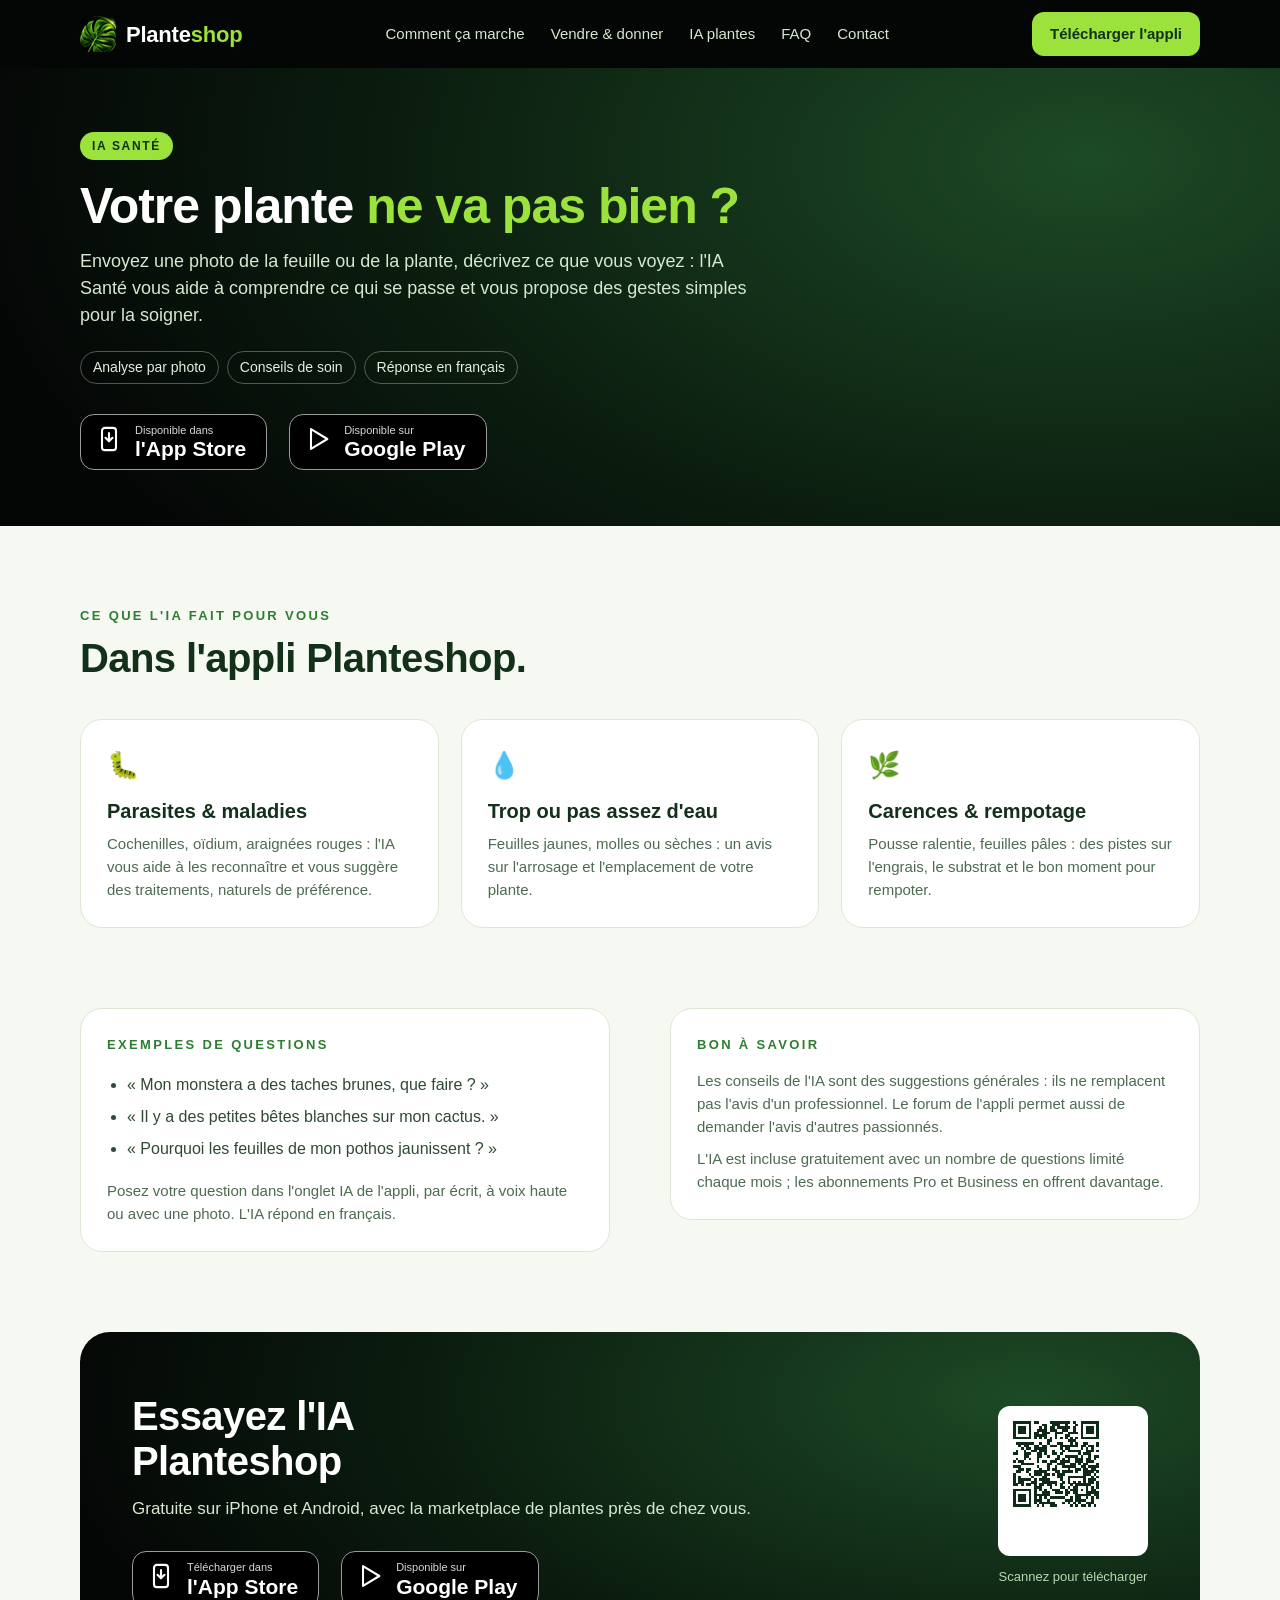
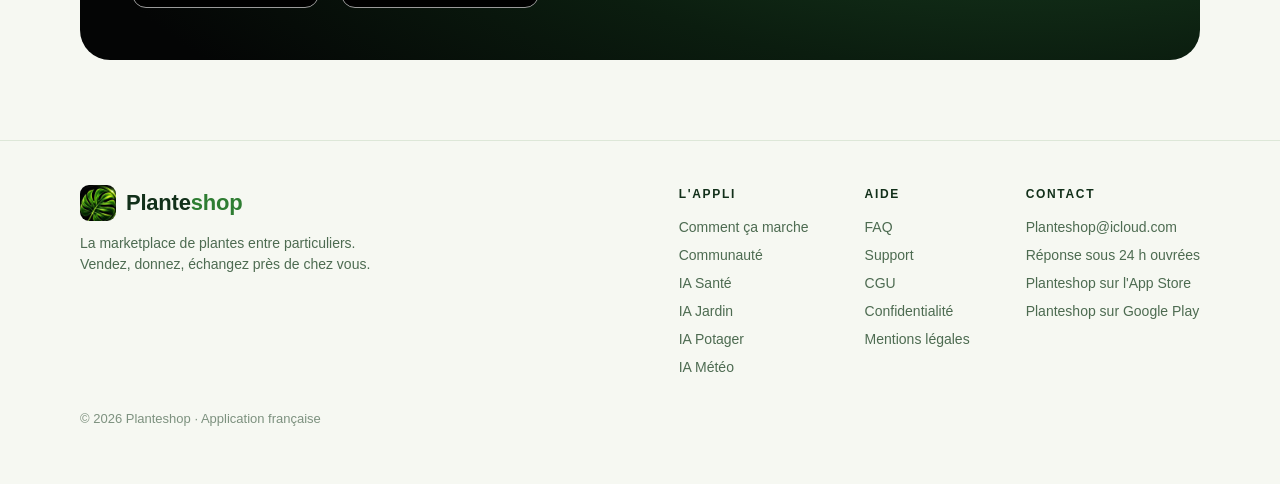
<file: ia-sante.html>
<!doctype html>
<html lang="fr"><head>
<meta charset="utf-8">
<meta name="viewport" content="width=device-width, initial-scale=1">
<title>IA Santé — Diagnostic photo pour vos plantes · Planteshop</title>
<meta name="description" content="Feuilles jaunes, taches, parasites : envoyez une photo à l'IA Santé de Planteshop et recevez un avis et des conseils de soin en français.">
<meta name="robots" content="index, follow, max-image-preview:large">
<link rel="canonical" href="https://planteshop.app/ia-sante">
<meta property="og:type" content="website">
<meta property="og:site_name" content="Planteshop">
<meta property="og:title" content="IA Santé — Diagnostic photo pour vos plantes · Planteshop">
<meta property="og:description" content="Feuilles jaunes, taches, parasites : envoyez une photo à l'IA Santé de Planteshop et recevez un avis et des conseils de soin en français.">
<meta property="og:url" content="https://planteshop.app/ia-sante">
<meta property="og:image" content="https://planteshop.app/ecran-annonces.jpg">
<meta property="og:locale" content="fr_FR">
<meta name="twitter:card" content="summary_large_image">
<meta name="apple-itunes-app" content="app-id=6787211632">
<meta name="theme-color" content="#040505">
<link rel="icon" type="image/png" href="/favicon.png">
<link rel="apple-touch-icon" href="/apple-touch-icon.png">
<link rel="stylesheet" href="/style.css">
</head><body>
<header class="top"><div class="wrap">
  <a class="brand" href="/"><img src="/logo.jpg" alt="" width="36" height="36"><span>Plante<span class="lime">shop</span></span></a>
  <ul class="menu"><li><a href="/#comment">Comment ça marche</a></li><li><a href="/#vendre">Vendre &amp; donner</a></li><li><a href="/#ia">IA plantes</a></li><li><a href="/#faq">FAQ</a></li><li><a href="/support">Contact</a></li></ul>
  <a class="btn" href="https://apps.apple.com/fr/app/id6787211632" rel="noopener">Télécharger l'appli</a>
</div></header>
<main>
<div class="phero"><div class="wrap">
  <span class="kick">IA Santé</span>
  <h1>Votre plante <span class="lime">ne va pas bien ?</span></h1>
  <p>Envoyez une photo de la feuille ou de la plante, décrivez ce que vous voyez : l'IA Santé vous aide à comprendre ce qui se passe et vous propose des gestes simples pour la soigner.</p>
  <div class="chips"><span>Analyse par photo</span><span>Conseils de soin</span><span>Réponse en français</span></div>
  <div class="ctas"><a class="store" href="https://apps.apple.com/fr/app/id6787211632" rel="noopener"><span><svg viewBox="0 0 24 24" fill="none" stroke="#fff" stroke-width="1.8" stroke-linecap="round" stroke-linejoin="round" aria-hidden="true"><rect x="6" y="2.5" width="12" height="19" rx="2.5"/><path d="M12 7v7m-3-3 3 3 3-3"/></svg></span><span><small>Disponible dans</small><b>l'App Store</b></span></a><a class="store" href="https://play.google.com/store/apps/details?id=com.plantshop.app" rel="noopener"><span><svg viewBox="0 0 24 24" fill="none" stroke="#fff" stroke-width="1.8" stroke-linejoin="round" aria-hidden="true"><path d="M6 3.5v17l14-8.5z"/></svg></span><span><small>Disponible sur</small><b>Google Play</b></span></a></div>
</div></div>
<section><div class="wrap">
  <div class="eyebrow">Ce que l'IA fait pour vous</div>
  <h2>Dans l'appli Planteshop.</h2>
  <div class="grid3"><div class="card"><div class="ico">🐛</div><h3>Parasites &amp; maladies</h3><p>Cochenilles, oïdium, araignées rouges : l'IA vous aide à les reconnaître et vous suggère des traitements, naturels de préférence.</p></div><div class="card"><div class="ico">💧</div><h3>Trop ou pas assez d'eau</h3><p>Feuilles jaunes, molles ou sèches : un avis sur l'arrosage et l'emplacement de votre plante.</p></div><div class="card"><div class="ico">🌿</div><h3>Carences &amp; rempotage</h3><p>Pousse ralentie, feuilles pâles : des pistes sur l'engrais, le substrat et le bon moment pour rempoter.</p></div></div>
</div></section>
<section class="tight"><div class="wrap split" style="align-items:flex-start">
  <div class="card" style="flex:1">
    <div class="eyebrow">Exemples de questions</div>
    <ul style="margin-top:14px;padding-left:20px;line-height:2;color:#2f4a33"><li>« Mon monstera a des taches brunes, que faire ? »</li><li>« Il y a des petites bêtes blanches sur mon cactus. »</li><li>« Pourquoi les feuilles de mon pothos jaunissent ? »</li></ul>
    <p style="margin-top:14px">Posez votre question dans l'onglet IA de l'appli, par écrit, à voix haute ou avec une photo. L'IA répond en français.</p>
  </div>
  <div class="card" style="flex:1">
    <div class="eyebrow">Bon à savoir</div>
    <p style="margin-top:14px">Les conseils de l'IA sont des suggestions générales : ils ne remplacent pas l'avis d'un professionnel. Le forum de l'appli permet aussi de demander l'avis d'autres passionnés.</p>
    <p>L'IA est incluse gratuitement avec un nombre de questions limité chaque mois ; les abonnements Pro et Business en offrent davantage.</p>
  </div>
</div></section>
<section class="tight"><div class="wrap"><div class="final">
  <div><h2>Essayez l'IA<br>Planteshop</h2><p>Gratuite sur iPhone et Android, avec la marketplace de plantes près de chez vous.</p><div class="ctas"><a class="store" href="https://apps.apple.com/fr/app/id6787211632" rel="noopener"><span><svg viewBox="0 0 24 24" fill="none" stroke="#fff" stroke-width="1.8" stroke-linecap="round" stroke-linejoin="round" aria-hidden="true"><rect x="6" y="2.5" width="12" height="19" rx="2.5"/><path d="M12 7v7m-3-3 3 3 3-3"/></svg></span><span><small>Télécharger dans</small><b>l'App Store</b></span></a><a class="store" href="https://play.google.com/store/apps/details?id=com.plantshop.app" rel="noopener"><span><svg viewBox="0 0 24 24" fill="none" stroke="#fff" stroke-width="1.8" stroke-linejoin="round" aria-hidden="true"><path d="M6 3.5v17l14-8.5z"/></svg></span><span><small>Disponible sur</small><b>Google Play</b></span></a></div></div>
  <div class="qr"><div class="q"><img src="/qr-app-store.svg" alt="QR code vers Planteshop sur l'App Store" width="96" height="96"></div><span>Scannez pour télécharger</span></div>
</div></div></section>
</main>
<footer><div class="wrap">
  <div><a class="brand" href="/"><img src="/logo.jpg" alt="" width="36" height="36"><span>Plante<span class="g">shop</span></span></a>
  <p style="margin-top:12px;max-width:320px">La marketplace de plantes entre particuliers. Vendez, donnez, échangez près de chez vous.</p></div>
  <div class="cols">
    <div><h4>L'appli</h4><ul><li><a href="/#comment">Comment ça marche</a></li><li><a href="/communaute">Communauté</a></li><li><a href="/ia-sante">IA Santé</a></li><li><a href="/ia-jardin">IA Jardin</a></li><li><a href="/ia-potager">IA Potager</a></li><li><a href="/ia-meteo">IA Météo</a></li></ul></div>
    <div><h4>Aide</h4><ul><li><a href="/#faq">FAQ</a></li><li><a href="/support">Support</a></li><li><a href="/cgu">CGU</a></li><li><a href="/confidentialite">Confidentialité</a></li><li><a href="/mentions-legales">Mentions légales</a></li></ul></div>
    <div><h4>Contact</h4><ul><li><a href="mailto:Planteshop@icloud.com">Planteshop@icloud.com</a></li><li>Réponse sous 24 h ouvrées</li><li><a href="https://apps.apple.com/fr/app/id6787211632" rel="noopener">Planteshop sur l'App Store</a></li><li><a href="https://play.google.com/store/apps/details?id=com.plantshop.app" rel="noopener">Planteshop sur Google Play</a></li></ul></div>
  </div>
</div><div class="copy">© 2026 Planteshop · Application française</div></footer>
<script>if(/Android/i.test(navigator.userAgent))document.querySelectorAll('a[href^="https://apps.apple.com"]:not(.store)').forEach(function(a){a.href="https://play.google.com/store/apps/details?id=com.plantshop.app"});</script>
</body></html>
</file>
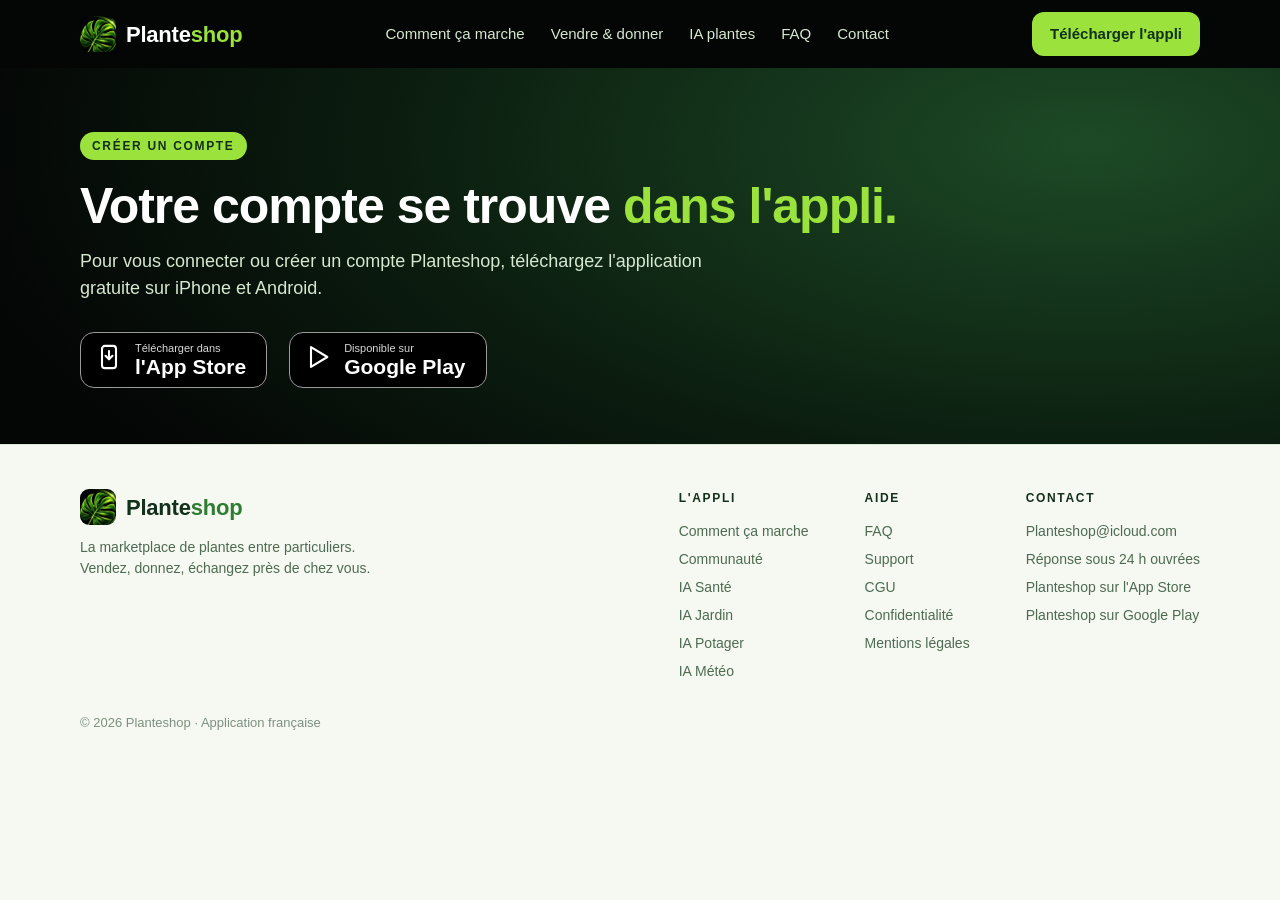
<file: inscription.html>
<!doctype html>
<html lang="fr"><head>
<meta charset="utf-8">
<meta name="viewport" content="width=device-width, initial-scale=1">
<title>Créer un compte · Planteshop</title>
<meta name="description" content="Connectez-vous ou créez votre compte dans l'application Planteshop, gratuite sur iPhone et Android.">
<meta name="robots" content="noindex, nofollow">
<link rel="canonical" href="https://planteshop.app/inscription">
<meta property="og:type" content="website">
<meta property="og:site_name" content="Planteshop">
<meta property="og:title" content="Créer un compte · Planteshop">
<meta property="og:description" content="Connectez-vous ou créez votre compte dans l'application Planteshop, gratuite sur iPhone et Android.">
<meta property="og:url" content="https://planteshop.app/inscription">
<meta property="og:image" content="https://planteshop.app/ecran-annonces.jpg">
<meta property="og:locale" content="fr_FR">
<meta name="twitter:card" content="summary_large_image">
<meta name="apple-itunes-app" content="app-id=6787211632">
<meta name="theme-color" content="#040505">
<link rel="icon" type="image/png" href="/favicon.png">
<link rel="apple-touch-icon" href="/apple-touch-icon.png">
<link rel="stylesheet" href="/style.css">
</head><body>
<header class="top"><div class="wrap">
  <a class="brand" href="/"><img src="/logo.jpg" alt="" width="36" height="36"><span>Plante<span class="lime">shop</span></span></a>
  <ul class="menu"><li><a href="/#comment">Comment ça marche</a></li><li><a href="/#vendre">Vendre &amp; donner</a></li><li><a href="/#ia">IA plantes</a></li><li><a href="/#faq">FAQ</a></li><li><a href="/support">Contact</a></li></ul>
  <a class="btn" href="https://apps.apple.com/fr/app/id6787211632" rel="noopener">Télécharger l'appli</a>
</div></header>
<main>
<div class="phero"><div class="wrap">
  <span class="kick">Créer un compte</span>
  <h1>Votre compte se trouve <span class="lime">dans l'appli.</span></h1>
  <p>Pour vous connecter ou créer un compte Planteshop, téléchargez l'application gratuite sur iPhone et Android.</p>
  <div class="ctas"><a class="store" href="https://apps.apple.com/fr/app/id6787211632" rel="noopener"><span><svg viewBox="0 0 24 24" fill="none" stroke="#fff" stroke-width="1.8" stroke-linecap="round" stroke-linejoin="round" aria-hidden="true"><rect x="6" y="2.5" width="12" height="19" rx="2.5"/><path d="M12 7v7m-3-3 3 3 3-3"/></svg></span><span><small>Télécharger dans</small><b>l'App Store</b></span></a><a class="store" href="https://play.google.com/store/apps/details?id=com.plantshop.app" rel="noopener"><span><svg viewBox="0 0 24 24" fill="none" stroke="#fff" stroke-width="1.8" stroke-linejoin="round" aria-hidden="true"><path d="M6 3.5v17l14-8.5z"/></svg></span><span><small>Disponible sur</small><b>Google Play</b></span></a></div>
</div></div>
</main>
<footer><div class="wrap">
  <div><a class="brand" href="/"><img src="/logo.jpg" alt="" width="36" height="36"><span>Plante<span class="g">shop</span></span></a>
  <p style="margin-top:12px;max-width:320px">La marketplace de plantes entre particuliers. Vendez, donnez, échangez près de chez vous.</p></div>
  <div class="cols">
    <div><h4>L'appli</h4><ul><li><a href="/#comment">Comment ça marche</a></li><li><a href="/communaute">Communauté</a></li><li><a href="/ia-sante">IA Santé</a></li><li><a href="/ia-jardin">IA Jardin</a></li><li><a href="/ia-potager">IA Potager</a></li><li><a href="/ia-meteo">IA Météo</a></li></ul></div>
    <div><h4>Aide</h4><ul><li><a href="/#faq">FAQ</a></li><li><a href="/support">Support</a></li><li><a href="/cgu">CGU</a></li><li><a href="/confidentialite">Confidentialité</a></li><li><a href="/mentions-legales">Mentions légales</a></li></ul></div>
    <div><h4>Contact</h4><ul><li><a href="mailto:Planteshop@icloud.com">Planteshop@icloud.com</a></li><li>Réponse sous 24 h ouvrées</li><li><a href="https://apps.apple.com/fr/app/id6787211632" rel="noopener">Planteshop sur l'App Store</a></li><li><a href="https://play.google.com/store/apps/details?id=com.plantshop.app" rel="noopener">Planteshop sur Google Play</a></li></ul></div>
  </div>
</div><div class="copy">© 2026 Planteshop · Application française</div></footer>
<script>if(/Android/i.test(navigator.userAgent))document.querySelectorAll('a[href^="https://apps.apple.com"]:not(.store)').forEach(function(a){a.href="https://play.google.com/store/apps/details?id=com.plantshop.app"});</script>
</body></html>
</file>
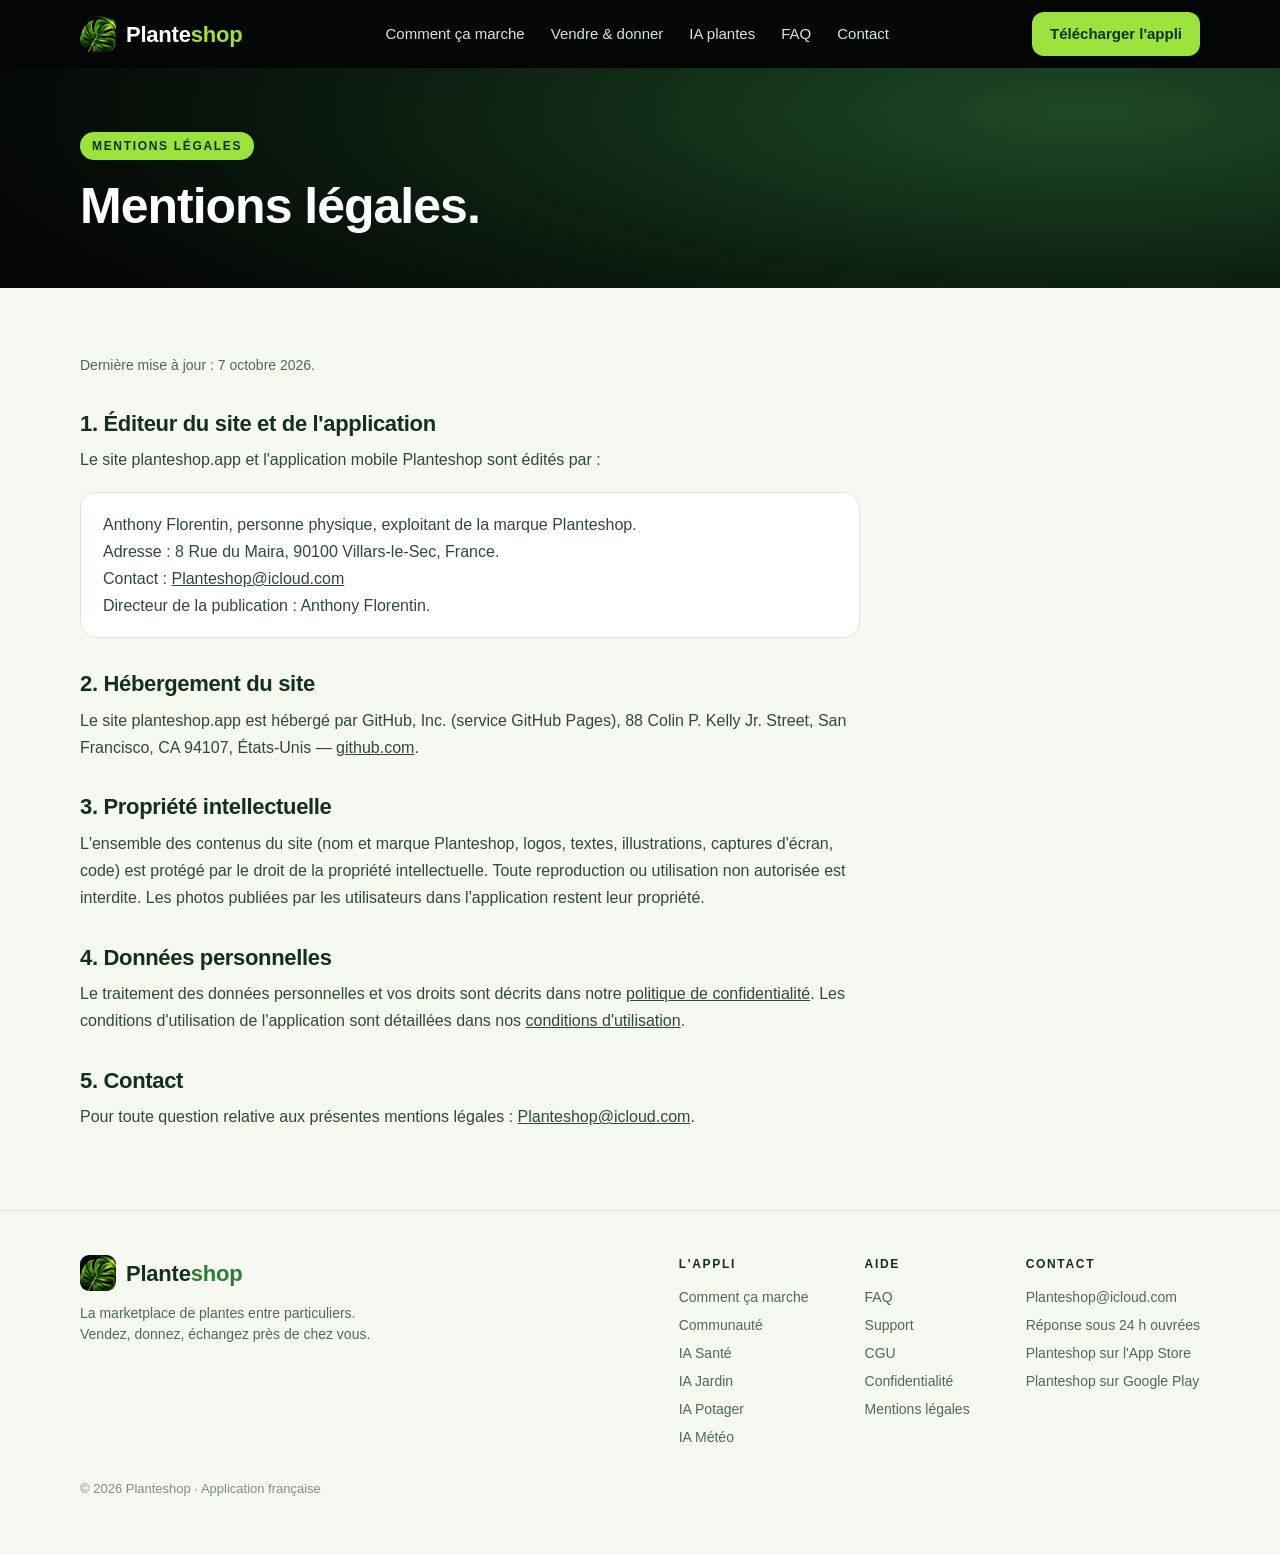
<file: mentions-legales.html>
<!doctype html>
<html lang="fr"><head>
<meta charset="utf-8">
<meta name="viewport" content="width=device-width, initial-scale=1">
<title>Mentions légales · Planteshop</title>
<meta name="description" content="Mentions légales du site et de l'application Planteshop : éditeur, hébergeur, propriété intellectuelle et contact.">
<meta name="robots" content="index, follow, max-image-preview:large">
<link rel="canonical" href="https://planteshop.app/mentions-legales">
<meta property="og:type" content="website">
<meta property="og:site_name" content="Planteshop">
<meta property="og:title" content="Mentions légales · Planteshop">
<meta property="og:description" content="Mentions légales du site et de l'application Planteshop : éditeur, hébergeur, propriété intellectuelle et contact.">
<meta property="og:url" content="https://planteshop.app/mentions-legales">
<meta property="og:image" content="https://planteshop.app/ecran-annonces.jpg">
<meta property="og:locale" content="fr_FR">
<meta name="twitter:card" content="summary_large_image">
<meta name="apple-itunes-app" content="app-id=6787211632">
<meta name="theme-color" content="#040505">
<link rel="icon" type="image/png" href="/favicon.png">
<link rel="apple-touch-icon" href="/apple-touch-icon.png">
<link rel="stylesheet" href="/style.css">
</head><body>
<header class="top"><div class="wrap">
  <a class="brand" href="/"><img src="/logo.jpg" alt="" width="36" height="36"><span>Plante<span class="lime">shop</span></span></a>
  <ul class="menu"><li><a href="/#comment">Comment ça marche</a></li><li><a href="/#vendre">Vendre &amp; donner</a></li><li><a href="/#ia">IA plantes</a></li><li><a href="/#faq">FAQ</a></li><li><a href="/support">Contact</a></li></ul>
  <a class="btn" href="https://apps.apple.com/fr/app/id6787211632" rel="noopener">Télécharger l'appli</a>
</div></header>
<main>
<div class="phero"><div class="wrap"><span class="kick">Mentions légales</span><h1>Mentions légales.</h1></div></div>
<div class="wrap"><div class="prose">
<p class="meta">Dernière mise à jour : 7 octobre 2026.</p>
<h2>1. Éditeur du site et de l'application</h2>
<p>Le site planteshop.app et l'application mobile Planteshop sont édités par :</p>
<div class="box"><p style="margin:0">Anthony Florentin, personne physique, exploitant de la marque Planteshop.<br>Adresse : 8 Rue du Maira, 90100 Villars-le-Sec, France.<br>Contact : <a href="mailto:Planteshop@icloud.com">Planteshop@icloud.com</a><br>Directeur de la publication : Anthony Florentin.</p></div>
<h2>2. Hébergement du site</h2>
<p>Le site planteshop.app est hébergé par GitHub, Inc. (service GitHub Pages), 88 Colin P. Kelly Jr. Street, San Francisco, CA 94107, États-Unis — <a href="https://github.com">github.com</a>.</p>
<h2>3. Propriété intellectuelle</h2>
<p>L'ensemble des contenus du site (nom et marque Planteshop, logos, textes, illustrations, captures d'écran, code) est protégé par le droit de la propriété intellectuelle. Toute reproduction ou utilisation non autorisée est interdite. Les photos publiées par les utilisateurs dans l'application restent leur propriété.</p>
<h2>4. Données personnelles</h2>
<p>Le traitement des données personnelles et vos droits sont décrits dans notre <a href="/confidentialite">politique de confidentialité</a>. Les conditions d'utilisation de l'application sont détaillées dans nos <a href="/cgu">conditions d'utilisation</a>.</p>
<h2>5. Contact</h2>
<p>Pour toute question relative aux présentes mentions légales : <a href="mailto:Planteshop@icloud.com">Planteshop@icloud.com</a>.</p></div></div>
</main>
<footer><div class="wrap">
  <div><a class="brand" href="/"><img src="/logo.jpg" alt="" width="36" height="36"><span>Plante<span class="g">shop</span></span></a>
  <p style="margin-top:12px;max-width:320px">La marketplace de plantes entre particuliers. Vendez, donnez, échangez près de chez vous.</p></div>
  <div class="cols">
    <div><h4>L'appli</h4><ul><li><a href="/#comment">Comment ça marche</a></li><li><a href="/communaute">Communauté</a></li><li><a href="/ia-sante">IA Santé</a></li><li><a href="/ia-jardin">IA Jardin</a></li><li><a href="/ia-potager">IA Potager</a></li><li><a href="/ia-meteo">IA Météo</a></li></ul></div>
    <div><h4>Aide</h4><ul><li><a href="/#faq">FAQ</a></li><li><a href="/support">Support</a></li><li><a href="/cgu">CGU</a></li><li><a href="/confidentialite">Confidentialité</a></li><li><a href="/mentions-legales">Mentions légales</a></li></ul></div>
    <div><h4>Contact</h4><ul><li><a href="mailto:Planteshop@icloud.com">Planteshop@icloud.com</a></li><li>Réponse sous 24 h ouvrées</li><li><a href="https://apps.apple.com/fr/app/id6787211632" rel="noopener">Planteshop sur l'App Store</a></li><li><a href="https://play.google.com/store/apps/details?id=com.plantshop.app" rel="noopener">Planteshop sur Google Play</a></li></ul></div>
  </div>
</div><div class="copy">© 2026 Planteshop · Application française</div></footer>
<script>if(/Android/i.test(navigator.userAgent))document.querySelectorAll('a[href^="https://apps.apple.com"]:not(.store)').forEach(function(a){a.href="https://play.google.com/store/apps/details?id=com.plantshop.app"});</script>
</body></html>
</file>
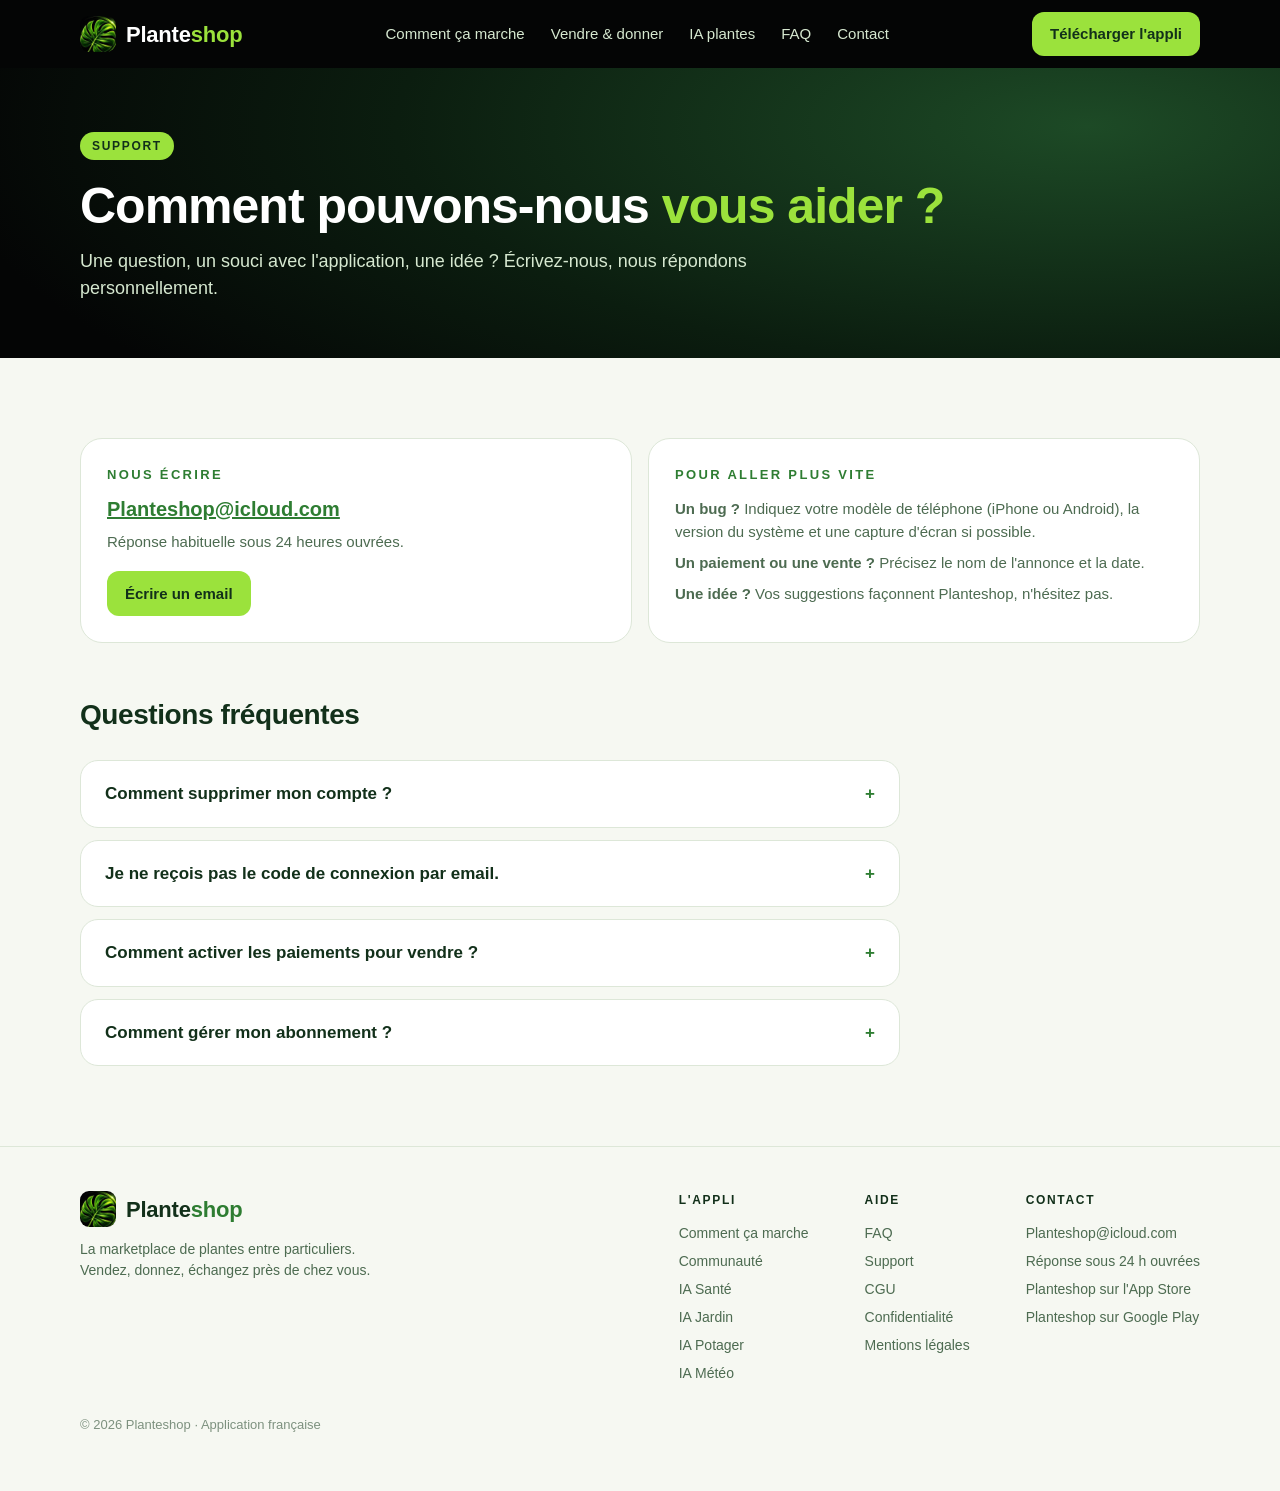
<file: support.html>
<!doctype html>
<html lang="fr"><head>
<meta charset="utf-8">
<meta name="viewport" content="width=device-width, initial-scale=1">
<title>Support — Contactez l'équipe Planteshop · Planteshop</title>
<meta name="description" content="Besoin d'aide avec l'application Planteshop ? Écrivez-nous : réponse sous 24 heures ouvrées. Questions fréquentes sur le compte, les paiements et les abonnements.">
<meta name="robots" content="index, follow, max-image-preview:large">
<link rel="canonical" href="https://planteshop.app/support">
<meta property="og:type" content="website">
<meta property="og:site_name" content="Planteshop">
<meta property="og:title" content="Support — Contactez l'équipe Planteshop · Planteshop">
<meta property="og:description" content="Besoin d'aide avec l'application Planteshop ? Écrivez-nous : réponse sous 24 heures ouvrées. Questions fréquentes sur le compte, les paiements et les abonnements.">
<meta property="og:url" content="https://planteshop.app/support">
<meta property="og:image" content="https://planteshop.app/ecran-annonces.jpg">
<meta property="og:locale" content="fr_FR">
<meta name="twitter:card" content="summary_large_image">
<meta name="apple-itunes-app" content="app-id=6787211632">
<meta name="theme-color" content="#040505">
<link rel="icon" type="image/png" href="/favicon.png">
<link rel="apple-touch-icon" href="/apple-touch-icon.png">
<link rel="stylesheet" href="/style.css">
</head><body>
<header class="top"><div class="wrap">
  <a class="brand" href="/"><img src="/logo.jpg" alt="" width="36" height="36"><span>Plante<span class="lime">shop</span></span></a>
  <ul class="menu"><li><a href="/#comment">Comment ça marche</a></li><li><a href="/#vendre">Vendre &amp; donner</a></li><li><a href="/#ia">IA plantes</a></li><li><a href="/#faq">FAQ</a></li><li><a href="/support">Contact</a></li></ul>
  <a class="btn" href="https://apps.apple.com/fr/app/id6787211632" rel="noopener">Télécharger l'appli</a>
</div></header>
<main>
<div class="phero"><div class="wrap">
  <span class="kick">Support</span>
  <h1>Comment pouvons-nous <span class="lime">vous aider ?</span></h1>
  <p>Une question, un souci avec l'application, une idée ? Écrivez-nous, nous répondons personnellement.</p>
</div></div>
<section><div class="wrap">
  <div class="grid2" style="margin-top:0">
    <div class="card"><div class="eyebrow">Nous écrire</div><h3 style="margin-top:12px"><a href="mailto:Planteshop@icloud.com" class="g">Planteshop@icloud.com</a></h3><p>Réponse habituelle sous 24 heures ouvrées.</p><p style="margin-top:18px"><a class="btn" href="mailto:Planteshop@icloud.com?subject=Planteshop%20-%20Support">Écrire un email</a></p></div>
    <div class="card"><div class="eyebrow">Pour aller plus vite</div><p style="margin-top:12px"><b>Un bug ?</b> Indiquez votre modèle de téléphone (iPhone ou Android), la version du système et une capture d'écran si possible.</p><p><b>Un paiement ou une vente ?</b> Précisez le nom de l'annonce et la date.</p><p><b>Une idée ?</b> Vos suggestions façonnent Planteshop, n'hésitez pas.</p></div>
  </div>
  <h2 style="margin-top:56px;font-size:28px">Questions fréquentes</h2>
  <div class="faq">
    <details><summary>Comment supprimer mon compte ?</summary><p>Depuis l'appli, dans votre profil, ou en nous écrivant à Planteshop@icloud.com depuis l'adresse de votre compte. Vos données sont alors effacées dans les conditions prévues par notre politique de confidentialité.</p></details>
    <details><summary>Je ne reçois pas le code de connexion par email.</summary><p>Vérifiez vos courriers indésirables, puis redemandez un code depuis l'appli. Si le problème continue, écrivez-nous.</p></details>
    <details><summary>Comment activer les paiements pour vendre ?</summary><p>Dans l'appli, sur votre profil : « Activer les paiements ». L'inscription se fait avec notre partenaire Stripe, en quelques minutes.</p></details>
    <details><summary>Comment gérer mon abonnement ?</summary><p>Les abonnements Pro et Business se gèrent sur iPhone dans Réglages › votre nom › Abonnements, et sur Android dans Google Play › votre profil › Paiements et abonnements.</p></details>
  </div>
</div></section>
</main>
<footer><div class="wrap">
  <div><a class="brand" href="/"><img src="/logo.jpg" alt="" width="36" height="36"><span>Plante<span class="g">shop</span></span></a>
  <p style="margin-top:12px;max-width:320px">La marketplace de plantes entre particuliers. Vendez, donnez, échangez près de chez vous.</p></div>
  <div class="cols">
    <div><h4>L'appli</h4><ul><li><a href="/#comment">Comment ça marche</a></li><li><a href="/communaute">Communauté</a></li><li><a href="/ia-sante">IA Santé</a></li><li><a href="/ia-jardin">IA Jardin</a></li><li><a href="/ia-potager">IA Potager</a></li><li><a href="/ia-meteo">IA Météo</a></li></ul></div>
    <div><h4>Aide</h4><ul><li><a href="/#faq">FAQ</a></li><li><a href="/support">Support</a></li><li><a href="/cgu">CGU</a></li><li><a href="/confidentialite">Confidentialité</a></li><li><a href="/mentions-legales">Mentions légales</a></li></ul></div>
    <div><h4>Contact</h4><ul><li><a href="mailto:Planteshop@icloud.com">Planteshop@icloud.com</a></li><li>Réponse sous 24 h ouvrées</li><li><a href="https://apps.apple.com/fr/app/id6787211632" rel="noopener">Planteshop sur l'App Store</a></li><li><a href="https://play.google.com/store/apps/details?id=com.plantshop.app" rel="noopener">Planteshop sur Google Play</a></li></ul></div>
  </div>
</div><div class="copy">© 2026 Planteshop · Application française</div></footer>
<script>if(/Android/i.test(navigator.userAgent))document.querySelectorAll('a[href^="https://apps.apple.com"]:not(.store)').forEach(function(a){a.href="https://play.google.com/store/apps/details?id=com.plantshop.app"});</script>
</body></html>
</file>
<file: style.css>
*{box-sizing:border-box;margin:0;padding:0}
:root{--ink:#12301a;--green:#2e7d32;--lime:#9be23c;--mint:#b9d8b0;--cream:#f6f8f2;--muted:#4d6b51;--line:#dde7d8;--dark:#040505}
html{scroll-behavior:smooth}
body{font-family:-apple-system,BlinkMacSystemFont,"Segoe UI",Roboto,"Helvetica Neue",Arial,sans-serif;background:var(--cream);color:var(--ink);line-height:1.5;-webkit-font-smoothing:antialiased}
img{max-width:100%;height:auto;display:block}
a{color:inherit}
.wrap{width:min(1120px,100% - 32px);margin:0 auto}
.lime{color:var(--lime)}.g{color:var(--green)}
/* header */
.top{background:var(--dark);color:#fff;position:sticky;top:0;z-index:20}
.top .wrap{display:flex;align-items:center;justify-content:space-between;height:68px;gap:16px}
.brand{display:flex;align-items:center;gap:10px;font-weight:900;font-size:22px;letter-spacing:-.01em;text-decoration:none}
.brand img{width:36px;height:36px;border-radius:9px}
.menu{display:flex;gap:26px;list-style:none;font-size:15px;font-weight:500}
.menu a{color:#d6e8d0;text-decoration:none}.menu a:hover{color:#fff}
.btn{display:inline-block;background:var(--lime);color:var(--ink);font-weight:800;font-size:15px;border-radius:12px;padding:11px 18px;text-decoration:none;white-space:nowrap}
.btn:hover{filter:brightness(1.05)}
.btn-ghost{background:transparent;border:1.5px solid var(--line);color:var(--ink)}
@media (max-width:860px){.menu{display:none}.top .btn{padding:9px 14px;font-size:14px}}
/* hero */
.hero{background:radial-gradient(90% 120% at 80% 30%,#1d4a26 0%,#0b1d0f 55%,var(--dark) 100%);color:#fff;overflow:hidden;position:relative}
.hero .wrap{display:flex;align-items:center;gap:40px;min-height:620px;padding:56px 0;position:relative;z-index:1}
.hero .txt{flex:1;max-width:580px}
.kick{display:inline-block;font-size:12px;font-weight:900;letter-spacing:.14em;text-transform:uppercase;color:var(--ink);background:var(--lime);border-radius:20px;padding:5px 12px}
h1{font-size:clamp(38px,6vw,60px);line-height:1.04;font-weight:900;margin-top:20px;letter-spacing:-.02em}
.hero p.sub{font-size:clamp(17px,2vw,19px);line-height:1.5;color:#d6e8d0;margin-top:20px;max-width:520px}
.ctas{display:flex;align-items:center;gap:22px;margin-top:30px;flex-wrap:wrap}
.store{display:inline-flex;align-items:center;gap:12px;background:#000;border:1.5px solid #9a9a9a;border-radius:14px;padding:9px 20px 9px 14px;color:#fff;text-decoration:none}
.store svg{width:28px;height:28px;flex:none}
.store small{display:block;font-size:11px;opacity:.85;line-height:1.2}
.store b{display:block;font-size:21px;line-height:1.1;font-weight:700}
.qr{display:flex;align-items:center;gap:12px}
.qr .q{width:96px;height:96px;background:#fff;border-radius:12px;padding:6px;flex:none}
.qr span{font-size:13px;line-height:1.35;color:var(--mint)}
.android{margin-top:16px;font-size:14px;color:var(--mint)}
.phones{position:relative;width:440px;height:580px;flex:none}
.phone{border-radius:38px;border:9px solid #111;overflow:hidden;box-shadow:0 30px 60px rgba(0,0,0,.45);background:#111}
.phones .phone{position:absolute;width:250px}
.p1{right:0;top:20px;transform:rotate(4deg)}
.p2{left:0;top:60px;transform:rotate(-5deg)}
.hero .leaf{position:absolute;right:-120px;bottom:-150px;width:520px;opacity:.16;-webkit-mask-image:radial-gradient(closest-side,#000 60%,transparent 100%);mask-image:radial-gradient(closest-side,#000 60%,transparent 100%)}
@media (max-width:960px){.hero .wrap{flex-direction:column;align-items:flex-start;min-height:0;padding:44px 0 0}.phones{width:100%;height:auto;display:flex;justify-content:center;margin:8px 0 -60px}.phones .phone{position:relative;width:230px;left:auto;right:auto;top:auto;transform:none}.p2{display:none}.qr{display:none}}
/* page hero (pages secondaires) */
.phero{background:radial-gradient(90% 140% at 85% 20%,#1d4a26 0%,#0b1d0f 60%,var(--dark) 100%);color:#fff}
.phero .wrap{padding:64px 0 56px}
.phero h1{font-size:clamp(34px,5vw,50px)}
.phero p{font-size:18px;color:#d6e8d0;margin-top:16px;max-width:680px}
/* trust */
.trust{background:#fff;border-bottom:1px solid var(--line)}
.trust .wrap{display:grid;grid-template-columns:repeat(4,1fr);gap:20px;padding:26px 0}
.t{display:flex;gap:12px;align-items:center}
.t i{font-style:normal;width:44px;height:44px;border-radius:12px;background:#e8f3e1;display:flex;align-items:center;justify-content:center;font-size:21px;flex:none}
.t b{display:block;font-size:15px}.t span{font-size:13px;color:var(--muted)}
@media (max-width:860px){.trust .wrap{grid-template-columns:1fr 1fr}}
@media (max-width:480px){.trust .wrap{grid-template-columns:1fr}}
/* sections */
section{padding:80px 0}
section.tight{padding-top:0}
.eyebrow{font-size:13px;font-weight:900;letter-spacing:.18em;text-transform:uppercase;color:var(--green)}
h2{font-size:clamp(30px,4vw,40px);line-height:1.12;font-weight:900;margin-top:10px;letter-spacing:-.015em}
.lead{font-size:17px;line-height:1.55;color:var(--muted);margin-top:14px;max-width:660px}
.grid3{display:grid;grid-template-columns:repeat(3,1fr);gap:22px;margin-top:38px}
.grid2{display:grid;grid-template-columns:1fr 1fr;gap:16px;margin-top:32px}
@media (max-width:860px){.grid3,.grid2{grid-template-columns:1fr}}
.card{background:#fff;border:1px solid var(--line);border-radius:22px;padding:26px}
.card h3{font-size:20px;margin-top:14px;line-height:1.25}.card p{font-size:15px;line-height:1.55;color:var(--muted);margin-top:8px}
.card h3:first-child{margin-top:0}
.n{width:44px;height:44px;border-radius:50%;background:var(--lime);display:flex;align-items:center;justify-content:center;font-weight:900;font-size:19px}
.ico{font-size:26px}
.m{border-radius:22px;padding:28px}
.m .tag{display:inline-block;font-size:13px;font-weight:900;border-radius:9px;padding:4px 10px}
.m h3{font-size:22px;margin-top:16px}.m p{font-size:15px;line-height:1.55;margin-top:8px;color:#2f4a33}
.mv{background:#fdf1e6}.mv .tag{background:#fde7d3;color:#a2531c}
.md{background:#eef7e8}.md .tag{background:#dff1d3;color:var(--green)}
.me{background:#edf2fc}.me .tag{background:#dfe8fb;color:#2b55a8}
.white{background:#fff}
.split{display:flex;gap:60px;align-items:center}
.split>.phone{width:280px;flex:none}
@media (max-width:860px){.split{flex-direction:column;align-items:flex-start}.split>.phone{width:220px;margin:0 auto}}
.tiles{display:grid;grid-template-columns:1fr 1fr;gap:14px;margin-top:28px}
@media (max-width:560px){.tiles{grid-template-columns:1fr}}
.tile{display:block;border:1px solid var(--line);border-radius:18px;padding:18px;background:var(--cream);text-decoration:none}
.tile:hover{border-color:#a9c79e}
.tile b{font-size:16px}.tile p{font-size:14px;color:var(--muted);margin-top:4px;line-height:1.45}
.tile .more{font-size:13px;color:var(--green);font-weight:700;margin-top:8px}
.about{display:flex;gap:44px;align-items:center;background:#fff;border:1px solid var(--line);border-radius:28px;padding:40px}
.avatar{width:170px;height:170px;border-radius:50%;flex:none;background:#0b1d0f;overflow:hidden;display:flex;align-items:center;justify-content:center}
.avatar img{width:100%;height:100%;object-fit:cover}
.about p.q{font-size:19px;line-height:1.6;margin-top:14px}
.about .sig{margin-top:14px;font-size:15px;color:var(--muted)}
@media (max-width:760px){.about{flex-direction:column;align-items:flex-start;padding:28px}.avatar{width:120px;height:120px}}
details{background:#fff;border:1px solid var(--line);border-radius:18px;padding:20px 24px}
details summary{font-weight:800;font-size:17px;cursor:pointer;list-style:none}
details summary::-webkit-details-marker{display:none}
details summary::after{content:"+";float:right;color:var(--green);font-weight:900}
details[open] summary::after{content:"–"}
details p{font-size:15px;line-height:1.6;color:var(--muted);margin-top:10px}
.faq{display:grid;gap:12px;margin-top:30px;max-width:820px}
.final{background:radial-gradient(90% 140% at 85% 20%,#1d4a26 0%,#0b1d0f 60%,var(--dark) 100%);color:#fff;border-radius:30px;padding:52px;display:flex;align-items:center;justify-content:space-between;gap:40px}
.final h2{color:#fff}.final p{color:#d6e8d0;font-size:17px;margin-top:12px}
.final .qr{flex-direction:column}.final .qr .q{width:150px;height:150px;padding:10px}
@media (max-width:760px){.final{flex-direction:column;align-items:flex-start;padding:32px}.final .qr{display:none}}
/* texte (pages légales) */
.prose{max-width:780px;padding:56px 0 80px}
.prose h2{font-size:22px;margin-top:34px}
.prose p,.prose li{font-size:16px;line-height:1.7;color:#2f4a33;margin-top:10px}
.prose ul{padding-left:22px}
.prose .meta{font-size:14px;color:var(--muted)}
.prose .box{background:#fff;border:1px solid var(--line);border-radius:16px;padding:18px 22px;margin-top:18px}
.chips{display:flex;flex-wrap:wrap;gap:8px;margin-top:22px}
.chips span{border:1px solid rgba(255,255,255,.3);border-radius:20px;padding:5px 12px;font-size:14px;color:#e3efdf}
/* footer */
footer{padding:44px 0 56px;color:var(--muted);font-size:14px;border-top:1px solid var(--line);background:var(--cream)}
footer .wrap{display:flex;justify-content:space-between;gap:40px;flex-wrap:wrap}
footer .cols{display:flex;gap:56px;flex-wrap:wrap}
footer h4{font-size:12px;letter-spacing:.14em;text-transform:uppercase;color:var(--ink);margin-bottom:10px}
footer ul{list-style:none}footer li{line-height:2}
footer a{text-decoration:none}footer a:hover{color:var(--ink)}
footer .brand{color:var(--ink)}
.copy{width:min(1120px,100% - 32px);margin:28px auto 0;font-size:13px;color:#7d917f}
</file>
